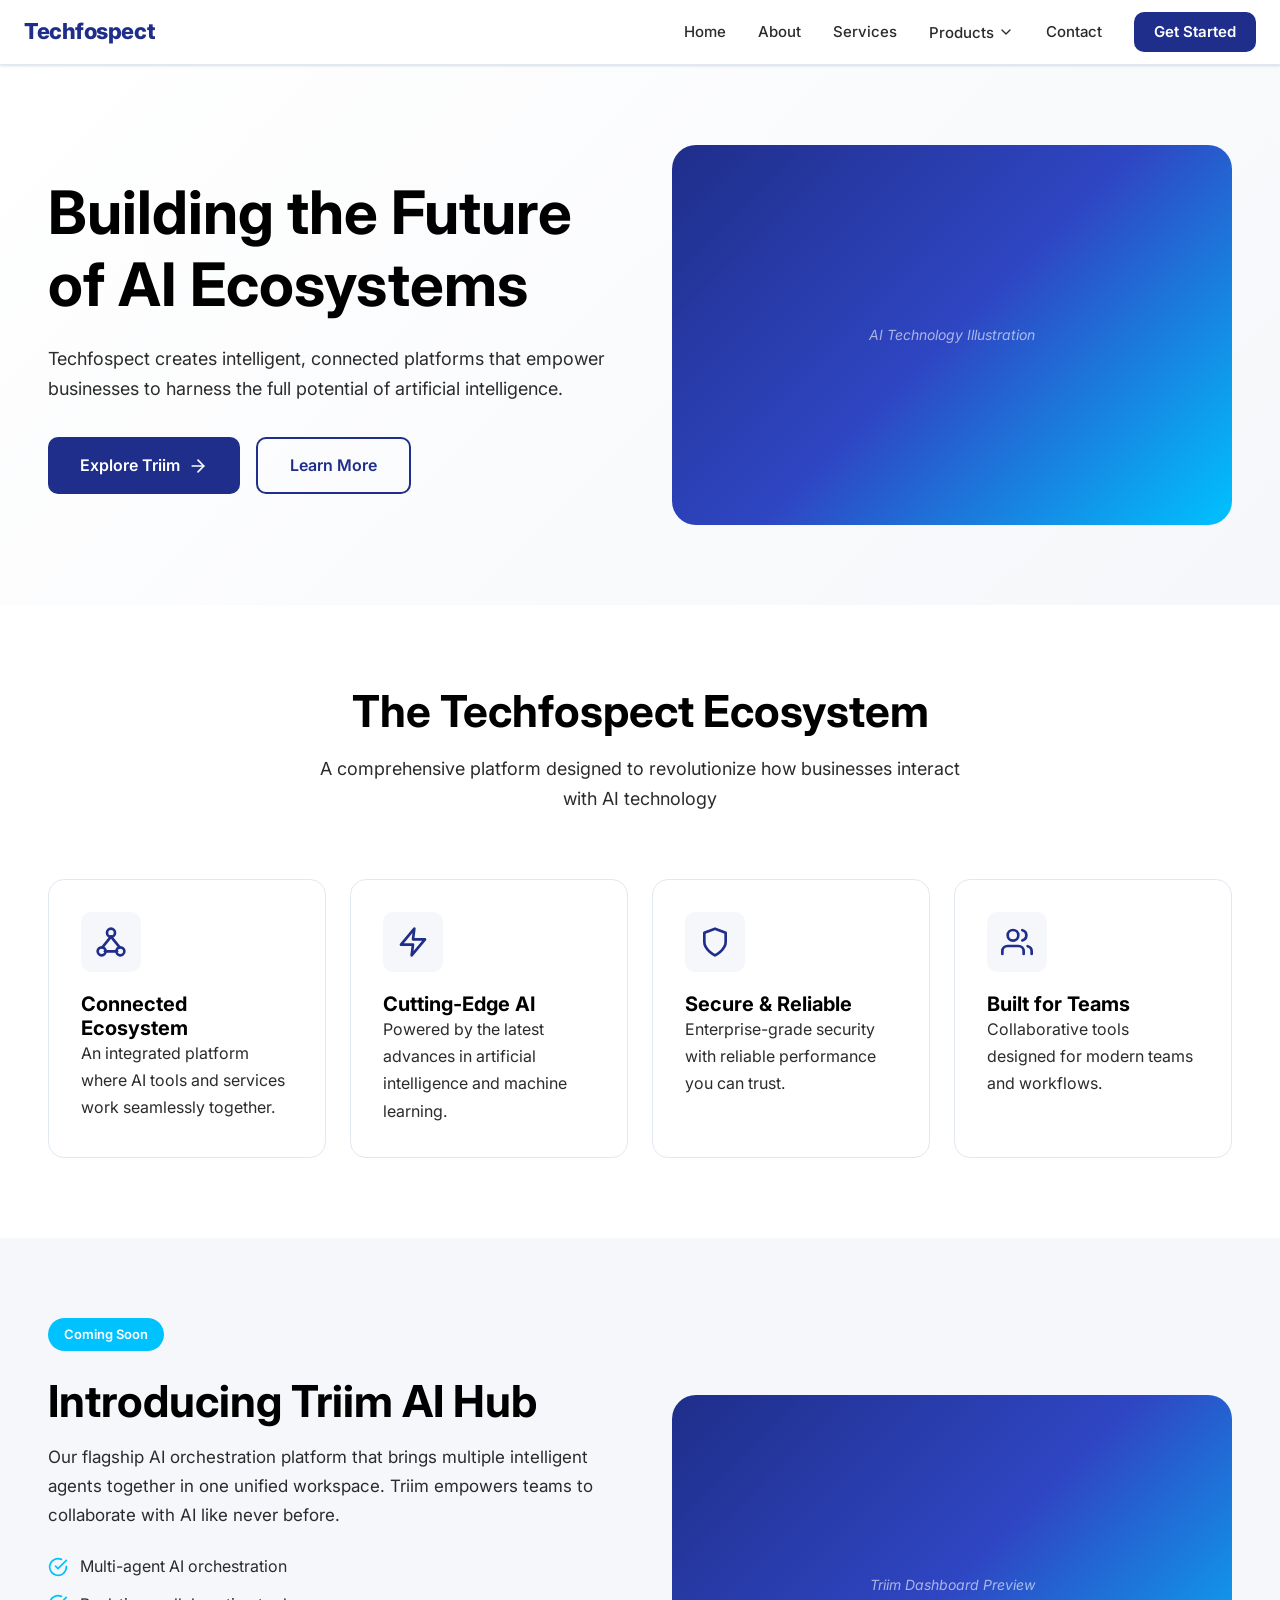
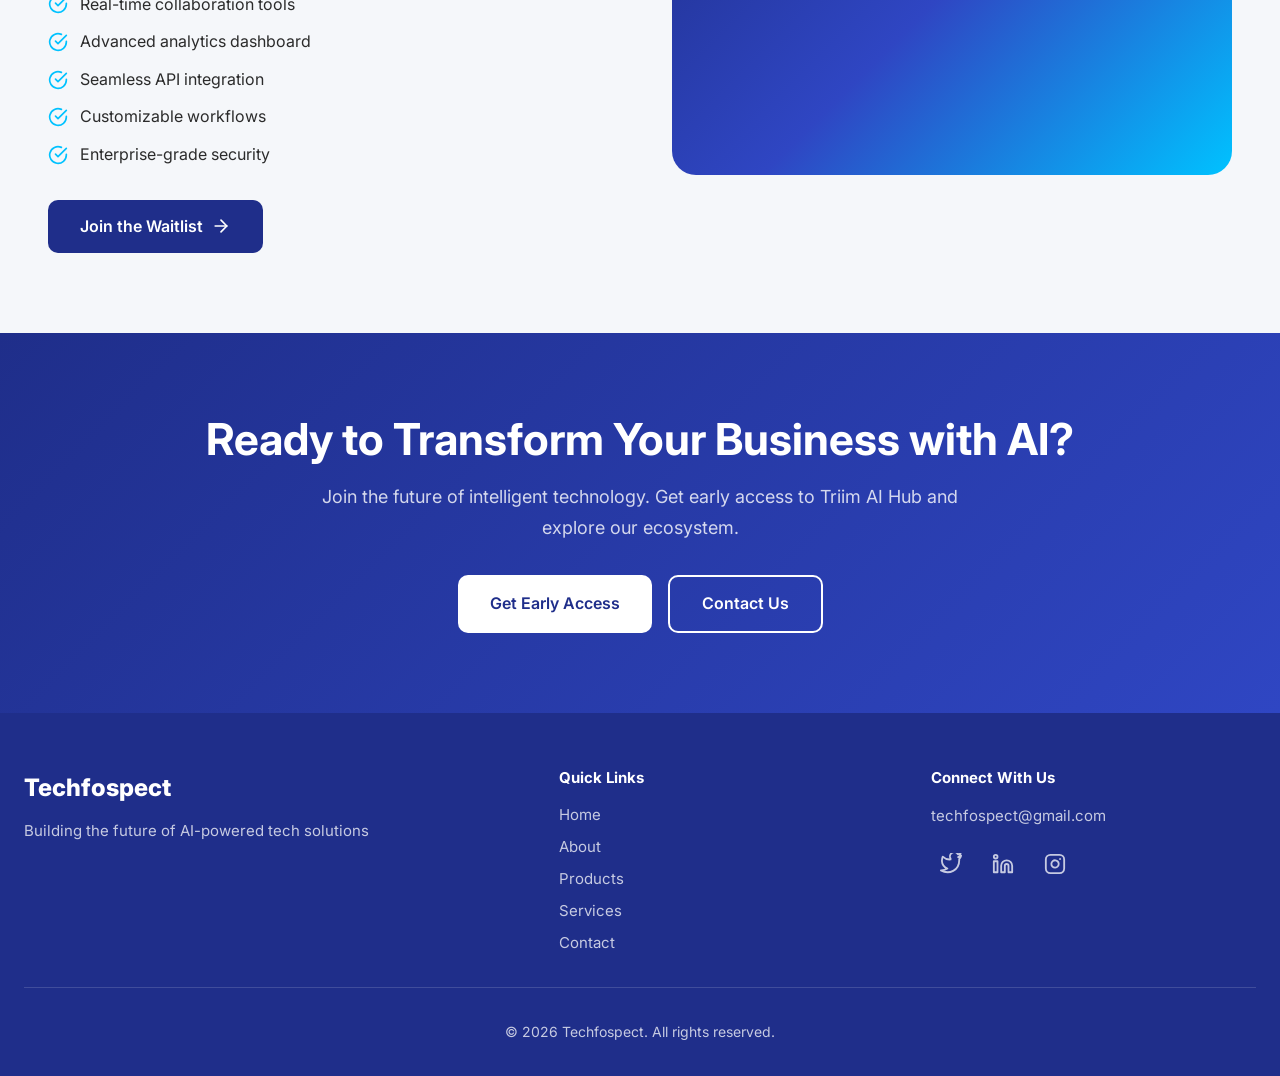
<file: index.html>
<!DOCTYPE html>
<html lang="en">
  <head>
    <meta charset="UTF-8" />
    <meta name="viewport" content="width=device-width, initial-scale=1.0" />
    <title>Techfospect — Building the Future of AI Ecosystems</title>
    <meta
      name="description"
      content="Techfospect creates intelligent, connected platforms that empower businesses to harness the full potential of artificial intelligence."
    />
    <link rel="preconnect" href="https://fonts.googleapis.com" />
    <link
      href="https://fonts.googleapis.com/css2?family=Inter:wght@400;500;600;700;800&display=swap"
      rel="stylesheet"
    />
    <link rel="stylesheet" href="css/styles.css" />
  </head>
  <body>
    <!-- ===== NAVBAR ===== -->
    <nav class="navbar">
      <div class="navbar__inner">
        <a href="index.html" class="navbar__logo">Techfospect</a>

        <div class="navbar__links">
          <a href="index.html" class="nav-link">Home</a>
          <a href="about.html" class="nav-link">About</a>
          <a href="services.html" class="nav-link">Services</a>

          <div class="nav-dropdown">
            <button class="nav-dropdown__trigger">
              Products
              <svg
                class="chevron"
                xmlns="http://www.w3.org/2000/svg"
                viewBox="0 0 24 24"
                fill="none"
                stroke="currentColor"
                stroke-width="2"
                stroke-linecap="round"
                stroke-linejoin="round"
              >
                <polyline points="6 9 12 15 18 9" />
              </svg>
            </button>
            <div class="nav-dropdown__menu">
              <a href="products.html">All Products</a>
              <a href="products/triim-ai-hub.html">Triim AI Hub</a>
            </div>
          </div>

          <a href="contact.html" class="nav-link">Contact</a>
          <a
            href="contact.html"
            class="btn btn-primary"
            style="padding: 0.5rem 1.25rem; font-size: 0.9375rem"
            >Get Started</a
          >
        </div>

        <button class="navbar__hamburger" aria-label="Toggle menu">
          <span></span><span></span><span></span>
        </button>
      </div>

      <div class="navbar__mobile">
        <a href="index.html" class="mobile-link">Home</a>
        <a href="about.html" class="mobile-link">About</a>
        <a href="services.html" class="mobile-link">Services</a>

        <button class="mobile-dropdown__toggle">
          Products
          <svg
            class="mobile-dropdown__chevron"
            style="width: 16px; height: 16px; transition: transform 0.2s"
            xmlns="http://www.w3.org/2000/svg"
            viewBox="0 0 24 24"
            fill="none"
            stroke="currentColor"
            stroke-width="2"
            stroke-linecap="round"
            stroke-linejoin="round"
          >
            <polyline points="6 9 12 15 18 9" />
          </svg>
        </button>
        <div class="mobile-dropdown__menu">
          <a href="products.html">All Products</a>
          <a href="products/triim-ai-hub.html">Triim AI Hub</a>
        </div>

        <a href="contact.html" class="mobile-link">Contact</a>
        <a href="contact.html" class="btn btn-primary mobile-cta"
          >Get Started</a
        >
      </div>
    </nav>

    <!-- ===== HERO ===== -->
    <section class="hero">
      <div class="hero__grid container">
        <div class="hero__content">
          <h1>Building the Future of AI Ecosystems</h1>
          <p class="hero__sub">
            Techfospect creates intelligent, connected platforms that empower
            businesses to harness the full potential of artificial intelligence.
          </p>
          <div class="hero__cta">
            <a href="products.html" class="btn btn-primary">
              Explore Triim
              <svg
                xmlns="http://www.w3.org/2000/svg"
                width="20"
                height="20"
                viewBox="0 0 24 24"
                fill="none"
                stroke="currentColor"
                stroke-width="2"
                stroke-linecap="round"
                stroke-linejoin="round"
              >
                <line x1="5" y1="12" x2="19" y2="12" />
                <polyline points="12 5 19 12 12 19" />
              </svg>
            </a>
            <a href="about.html" class="btn btn-outline">Learn More</a>
          </div>
        </div>

        <div class="hero__image">
          <!-- Replace src with ./images/hero-ai.jpg after running download-images.sh -->
          <img
            src="https://images.unsplash.com/photo-1764336312138-14a5368a6cd3?w=1080&q=80"
            alt="AI Technology abstract blue visualization"
            loading="eager"
            onerror="this.parentElement.innerHTML='<div class=\'img-placeholder\'>AI Technology Illustration</div>'"
          />
        </div>
      </div>
    </section>

    <!-- ===== ECOSYSTEM ===== -->
    <section class="section">
      <div class="container">
        <div class="section-header text-center">
          <h2>The Techfospect Ecosystem</h2>
          <p>
            A comprehensive platform designed to revolutionize how businesses
            interact with AI technology
          </p>
        </div>

        <div class="card-grid-4">
          <div class="card">
            <div class="icon-box">
              <svg
                xmlns="http://www.w3.org/2000/svg"
                viewBox="0 0 24 24"
                fill="none"
                stroke="currentColor"
                stroke-width="2"
                stroke-linecap="round"
                stroke-linejoin="round"
              >
                <circle cx="12" cy="5" r="3" />
                <circle cx="5" cy="19" r="3" />
                <circle cx="19" cy="19" r="3" />
                <line x1="12" y1="8" x2="5.5" y2="16" />
                <line x1="12" y1="8" x2="18.5" y2="16" />
                <line x1="7.5" y1="19" x2="16.5" y2="19" />
              </svg>
            </div>
            <h3>Connected Ecosystem</h3>
            <p>
              An integrated platform where AI tools and services work seamlessly
              together.
            </p>
          </div>

          <div class="card">
            <div class="icon-box">
              <svg
                xmlns="http://www.w3.org/2000/svg"
                viewBox="0 0 24 24"
                fill="none"
                stroke="currentColor"
                stroke-width="2"
                stroke-linecap="round"
                stroke-linejoin="round"
              >
                <polygon points="13 2 3 14 12 14 11 22 21 10 12 10 13 2" />
              </svg>
            </div>
            <h3>Cutting-Edge AI</h3>
            <p>
              Powered by the latest advances in artificial intelligence and
              machine learning.
            </p>
          </div>

          <div class="card">
            <div class="icon-box">
              <svg
                xmlns="http://www.w3.org/2000/svg"
                viewBox="0 0 24 24"
                fill="none"
                stroke="currentColor"
                stroke-width="2"
                stroke-linecap="round"
                stroke-linejoin="round"
              >
                <path d="M12 22s8-4 8-10V5l-8-3-8 3v7c0 6 8 10 8 10z" />
              </svg>
            </div>
            <h3>Secure &amp; Reliable</h3>
            <p>
              Enterprise-grade security with reliable performance you can trust.
            </p>
          </div>

          <div class="card">
            <div class="icon-box">
              <svg
                xmlns="http://www.w3.org/2000/svg"
                viewBox="0 0 24 24"
                fill="none"
                stroke="currentColor"
                stroke-width="2"
                stroke-linecap="round"
                stroke-linejoin="round"
              >
                <path d="M17 21v-2a4 4 0 0 0-4-4H5a4 4 0 0 0-4 4v2" />
                <circle cx="9" cy="7" r="4" />
                <path d="M23 21v-2a4 4 0 0 0-3-3.87" />
                <path d="M16 3.13a4 4 0 0 1 0 7.75" />
              </svg>
            </div>
            <h3>Built for Teams</h3>
            <p>Collaborative tools designed for modern teams and workflows.</p>
          </div>
        </div>
      </div>
    </section>

    <!-- ===== INTRODUCING TRIIM ===== -->
    <section class="section section--alt">
      <div class="container">
        <div class="card-grid-2" style="gap: 4rem">
          <div>
            <span
              class="badge badge--cyan"
              style="margin-bottom: 1.5rem; display: inline-block"
              >Coming Soon</span
            >
            <h2 style="margin-bottom: 1rem">Introducing Triim AI Hub</h2>
            <p style="margin-bottom: 1.5rem; font-size: 1.0625rem">
              Our flagship AI orchestration platform that brings multiple
              intelligent agents together in one unified workspace. Triim
              empowers teams to collaborate with AI like never before.
            </p>

            <ul class="feature-list" style="margin-bottom: 2rem">
              <li>
                <svg
                  xmlns="http://www.w3.org/2000/svg"
                  viewBox="0 0 24 24"
                  fill="none"
                  stroke="currentColor"
                  stroke-width="2"
                  stroke-linecap="round"
                  stroke-linejoin="round"
                >
                  <path d="M22 11.08V12a10 10 0 1 1-5.93-9.14" />
                  <polyline points="22 4 12 14.01 9 11.01" />
                </svg>
                Multi-agent AI orchestration
              </li>
              <li>
                <svg
                  xmlns="http://www.w3.org/2000/svg"
                  viewBox="0 0 24 24"
                  fill="none"
                  stroke="currentColor"
                  stroke-width="2"
                  stroke-linecap="round"
                  stroke-linejoin="round"
                >
                  <path d="M22 11.08V12a10 10 0 1 1-5.93-9.14" />
                  <polyline points="22 4 12 14.01 9 11.01" />
                </svg>
                Real-time collaboration tools
              </li>
              <li>
                <svg
                  xmlns="http://www.w3.org/2000/svg"
                  viewBox="0 0 24 24"
                  fill="none"
                  stroke="currentColor"
                  stroke-width="2"
                  stroke-linecap="round"
                  stroke-linejoin="round"
                >
                  <path d="M22 11.08V12a10 10 0 1 1-5.93-9.14" />
                  <polyline points="22 4 12 14.01 9 11.01" />
                </svg>
                Advanced analytics dashboard
              </li>
              <li>
                <svg
                  xmlns="http://www.w3.org/2000/svg"
                  viewBox="0 0 24 24"
                  fill="none"
                  stroke="currentColor"
                  stroke-width="2"
                  stroke-linecap="round"
                  stroke-linejoin="round"
                >
                  <path d="M22 11.08V12a10 10 0 1 1-5.93-9.14" />
                  <polyline points="22 4 12 14.01 9 11.01" />
                </svg>
                Seamless API integration
              </li>
              <li>
                <svg
                  xmlns="http://www.w3.org/2000/svg"
                  viewBox="0 0 24 24"
                  fill="none"
                  stroke="currentColor"
                  stroke-width="2"
                  stroke-linecap="round"
                  stroke-linejoin="round"
                >
                  <path d="M22 11.08V12a10 10 0 1 1-5.93-9.14" />
                  <polyline points="22 4 12 14.01 9 11.01" />
                </svg>
                Customizable workflows
              </li>
              <li>
                <svg
                  xmlns="http://www.w3.org/2000/svg"
                  viewBox="0 0 24 24"
                  fill="none"
                  stroke="currentColor"
                  stroke-width="2"
                  stroke-linecap="round"
                  stroke-linejoin="round"
                >
                  <path d="M22 11.08V12a10 10 0 1 1-5.93-9.14" />
                  <polyline points="22 4 12 14.01 9 11.01" />
                </svg>
                Enterprise-grade security
              </li>
            </ul>

            <a href="products/triim-ai-hub.html" class="btn btn-primary">
              Join the Waitlist
              <svg
                xmlns="http://www.w3.org/2000/svg"
                width="20"
                height="20"
                viewBox="0 0 24 24"
                fill="none"
                stroke="currentColor"
                stroke-width="2"
                stroke-linecap="round"
                stroke-linejoin="round"
              >
                <line x1="5" y1="12" x2="19" y2="12" />
                <polyline points="12 5 19 12 12 19" />
              </svg>
            </a>
          </div>

          <div style="position: relative">
            <!-- Replace src with ./images/dashboard.jpg after running download-images.sh -->
            <img
              src="https://images.unsplash.com/photo-1659018966825-43297e655ccf?w=1080&q=80"
              alt="Triim AI Hub Dashboard Interface"
              style="
                width: 100%;
                border-radius: 16px;
                box-shadow: 0 20px 50px rgba(0, 0, 0, 0.14);
                border: 1px solid #e2e8f0;
                object-fit: cover;
                max-height: 420px;
              "
              onerror="this.parentElement.innerHTML='<div class=\'img-placeholder\'>Triim Dashboard Preview</div>'"
            />
          </div>
        </div>
      </div>
    </section>

    <!-- ===== CTA ===== -->
    <section class="cta-section">
      <div class="container">
        <h2>Ready to Transform Your Business with AI?</h2>
        <p>
          Join the future of intelligent technology. Get early access to Triim
          AI Hub and explore our ecosystem.
        </p>
        <div class="cta-btns">
          <a href="products/triim-ai-hub.html" class="btn btn-white"
            >Get Early Access</a
          >
          <a href="contact.html" class="btn btn-white-outline">Contact Us</a>
        </div>
      </div>
    </section>

    <!-- ===== FOOTER ===== -->
    <footer class="footer">
      <div class="footer__inner">
        <div>
          <a href="index.html" class="footer__logo">Techfospect</a>
          <p class="footer__tagline">
            Building the future of AI-powered tech solutions
          </p>
        </div>

        <div>
          <h4 class="footer__heading">Quick Links</h4>
          <nav class="footer-links">
            <a href="index.html">Home</a>
            <a href="about.html">About</a>
            <a href="products.html">Products</a>
            <a href="services.html">Services</a>
            <a href="contact.html">Contact</a>
          </nav>
        </div>

        <div>
          <h4 class="footer__heading">Connect With Us</h4>
          <p class="footer__email">
            <a href="mailto:techfospect@gmail.com">techfospect@gmail.com</a>
          </p>
          <div class="footer-social">
            <a
              href="https://x.com/techfospect"
              target="_blank"
              rel="noopener noreferrer"
              aria-label="Twitter"
            >
              <svg
                xmlns="http://www.w3.org/2000/svg"
                viewBox="0 0 24 24"
                fill="none"
                stroke="currentColor"
                stroke-width="2"
                stroke-linecap="round"
                stroke-linejoin="round"
              >
                <path
                  d="M23 3a10.9 10.9 0 0 1-3.14 1.53A4.48 4.48 0 0 0 22.4.36a9 9 0 0 1-2.85 1.09A4.52 4.52 0 0 0 11.5 6v1A10.66 10.66 0 0 1 3 4s-4 9 5 13a11.64 11.64 0 0 1-7 2c9 5 20 0 20-11.5a4.5 4.5 0 0 0-.08-.83A7.72 7.72 0 0 0 23 3z"
                />
              </svg>
            </a>
            <a
              href="https://www.linkedin.com/company/techfospect/"
              target="_blank"
              rel="noopener noreferrer"
              aria-label="LinkedIn"
            >
              <svg
                xmlns="http://www.w3.org/2000/svg"
                viewBox="0 0 24 24"
                fill="none"
                stroke="currentColor"
                stroke-width="2"
                stroke-linecap="round"
                stroke-linejoin="round"
              >
                <path
                  d="M16 8a6 6 0 0 1 6 6v7h-4v-7a2 2 0 0 0-2-2 2 2 0 0 0-2 2v7h-4v-7a6 6 0 0 1 6-6z"
                />
                <rect x="2" y="9" width="4" height="12" />
                <circle cx="4" cy="4" r="2" />
              </svg>
            </a>
            <a
              href="https://instagram.com"
              target="_blank"
              rel="noopener noreferrer"
              aria-label="Instagram"
            >
              <svg
                xmlns="http://www.w3.org/2000/svg"
                viewBox="0 0 24 24"
                fill="none"
                stroke="currentColor"
                stroke-width="2"
                stroke-linecap="round"
                stroke-linejoin="round"
              >
                <rect x="2" y="2" width="20" height="20" rx="5" ry="5" />
                <path d="M16 11.37A4 4 0 1 1 12.63 8 4 4 0 0 1 16 11.37z" />
                <line x1="17.5" y1="6.5" x2="17.51" y2="6.5" />
              </svg>
            </a>
          </div>
        </div>
      </div>

      <div class="footer__bottom">
        <p>&copy; <span id="year"></span> Techfospect. All rights reserved.</p>
      </div>
    </footer>

    <script>
      document.getElementById("year").textContent = new Date().getFullYear();
    </script>
    <script src="js/main.js"></script>
  </body>
</html>
</file>
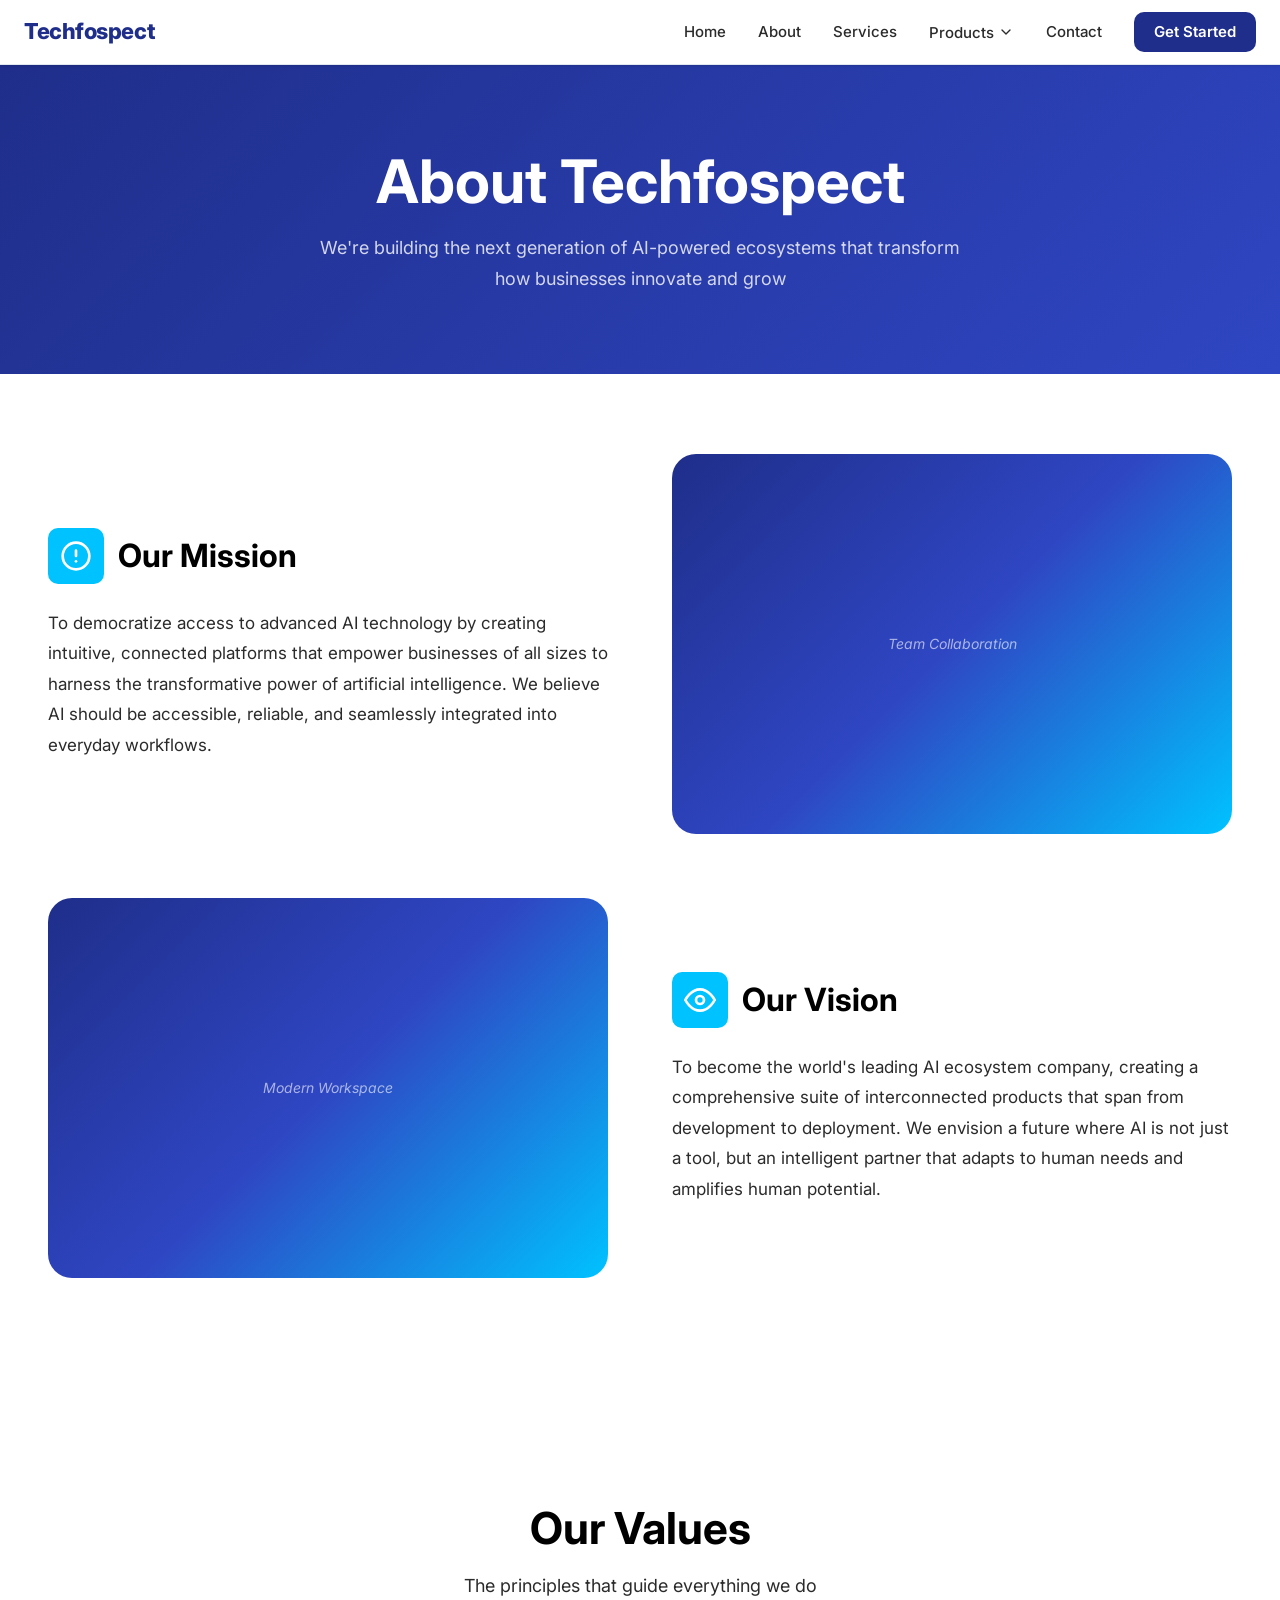
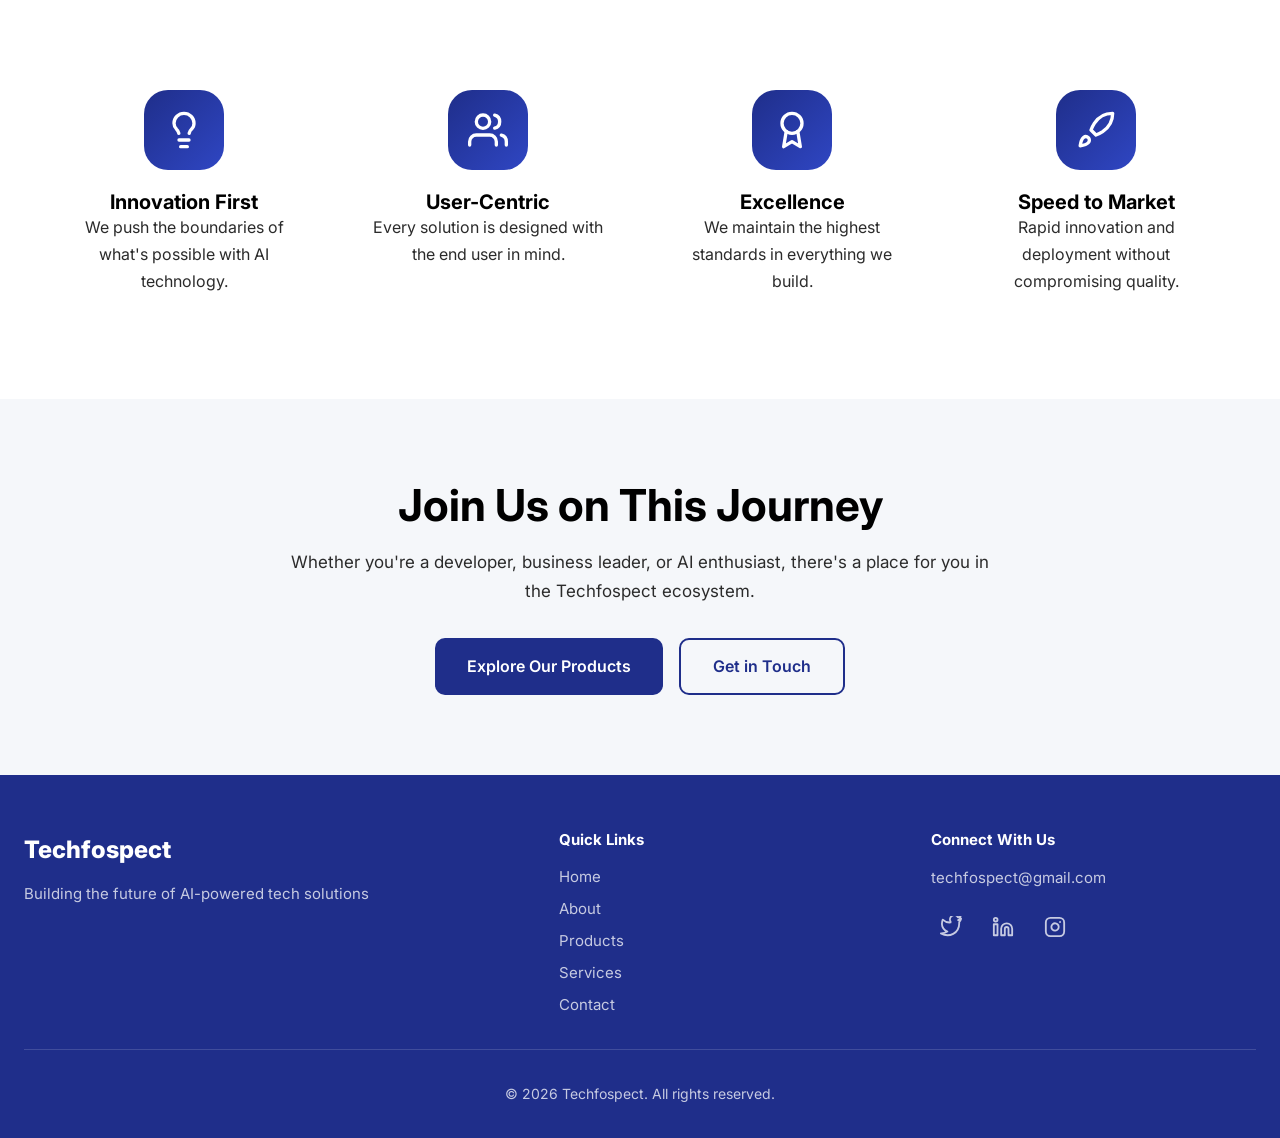
<file: about.html>
<!DOCTYPE html>
<html lang="en">
  <head>
    <meta charset="UTF-8" />
    <meta name="viewport" content="width=device-width, initial-scale=1.0" />
    <title>About — Techfospect</title>
    <meta
      name="description"
      content="Learn about Techfospect's mission to democratize AI technology through connected platforms."
    />
    <link rel="preconnect" href="https://fonts.googleapis.com" />
    <link
      href="https://fonts.googleapis.com/css2?family=Inter:wght@400;500;600;700;800&display=swap"
      rel="stylesheet"
    />
    <link rel="stylesheet" href="css/styles.css" />
  </head>
  <body>
    <nav class="navbar">
      <div class="navbar__inner">
        <a href="index.html" class="navbar__logo">Techfospect</a>
        <div class="navbar__links">
          <a href="index.html" class="nav-link">Home</a>
          <a href="about.html" class="nav-link">About</a>
          <a href="services.html" class="nav-link">Services</a>
          <div class="nav-dropdown">
            <button class="nav-dropdown__trigger">
              Products<svg
                class="chevron"
                xmlns="http://www.w3.org/2000/svg"
                viewBox="0 0 24 24"
                fill="none"
                stroke="currentColor"
                stroke-width="2"
                stroke-linecap="round"
                stroke-linejoin="round"
              >
                <polyline points="6 9 12 15 18 9" />
              </svg>
            </button>
            <div class="nav-dropdown__menu">
              <a href="products.html">All Products</a>
              <a href="products/triim-ai-hub.html">Triim AI Hub</a>
            </div>
          </div>
          <a href="contact.html" class="nav-link">Contact</a>
          <a
            href="contact.html"
            class="btn btn-primary"
            style="padding: 0.5rem 1.25rem; font-size: 0.9375rem"
            >Get Started</a
          >
        </div>
        <button class="navbar__hamburger" aria-label="Toggle menu">
          <span></span><span></span><span></span>
        </button>
      </div>
      <div class="navbar__mobile">
        <a href="index.html" class="mobile-link">Home</a>
        <a href="about.html" class="mobile-link">About</a>
        <a href="services.html" class="mobile-link">Services</a>
        <button class="mobile-dropdown__toggle">
          Products<svg
            class="mobile-dropdown__chevron"
            style="width: 16px; height: 16px; transition: transform 0.2s"
            xmlns="http://www.w3.org/2000/svg"
            viewBox="0 0 24 24"
            fill="none"
            stroke="currentColor"
            stroke-width="2"
            stroke-linecap="round"
            stroke-linejoin="round"
          >
            <polyline points="6 9 12 15 18 9" />
          </svg>
        </button>
        <div class="mobile-dropdown__menu">
          <a href="products.html">All Products</a
          ><a href="products/triim-ai-hub.html">Triim AI Hub</a>
        </div>
        <a href="contact.html" class="mobile-link">Contact</a>
        <a href="contact.html" class="btn btn-primary mobile-cta"
          >Get Started</a
        >
      </div>
    </nav>

    <!-- HERO -->
    <section class="hero--centered text-center">
      <div class="container">
        <h1>About Techfospect</h1>
        <p>
          We're building the next generation of AI-powered ecosystems that
          transform how businesses innovate and grow
        </p>
      </div>
    </section>

    <!-- MISSION & VISION -->
    <section class="section">
      <div class="container">
        <div class="split-section">
          <div class="split-text">
            <div class="icon-title">
              <div
                class="icon-box--cyan"
                style="
                  background: var(--color-accent);
                  padding: 0.75rem;
                  border-radius: 10px;
                  display: inline-flex;
                "
              >
                <svg
                  style="width: 32px; height: 32px; color: white"
                  xmlns="http://www.w3.org/2000/svg"
                  viewBox="0 0 24 24"
                  fill="none"
                  stroke="currentColor"
                  stroke-width="2"
                  stroke-linecap="round"
                  stroke-linejoin="round"
                >
                  <circle cx="12" cy="12" r="10" />
                  <line x1="12" y1="8" x2="12" y2="12" />
                  <line x1="12" y1="16" x2="12.01" y2="16" />
                </svg>
              </div>
              <h2>Our Mission</h2>
            </div>
            <p style="font-size: 1.0625rem; line-height: 1.8">
              To democratize access to advanced AI technology by creating
              intuitive, connected platforms that empower businesses of all
              sizes to harness the transformative power of artificial
              intelligence. We believe AI should be accessible, reliable, and
              seamlessly integrated into everyday workflows.
            </p>
          </div>
          <div class="split-image">
            <img
              src="https://images.unsplash.com/photo-1758873268663-5a362616b5a7?w=1080&q=80"
              alt="Diverse team collaboration in office"
              onerror="this.parentElement.innerHTML='<div class=\'img-placeholder\'>Team Collaboration</div>'"
            />
          </div>
        </div>

        <div class="split-section split-section--reverse">
          <div class="split-text" style="order: 2">
            <div class="icon-title">
              <div
                class="icon-box--cyan"
                style="
                  background: var(--color-accent);
                  padding: 0.75rem;
                  border-radius: 10px;
                  display: inline-flex;
                "
              >
                <svg
                  style="width: 32px; height: 32px; color: white"
                  xmlns="http://www.w3.org/2000/svg"
                  viewBox="0 0 24 24"
                  fill="none"
                  stroke="currentColor"
                  stroke-width="2"
                  stroke-linecap="round"
                  stroke-linejoin="round"
                >
                  <path d="M1 12s4-8 11-8 11 8 11 8-4 8-11 8-11-8-11-8z" />
                  <circle cx="12" cy="12" r="3" />
                </svg>
              </div>
              <h2>Our Vision</h2>
            </div>
            <p style="font-size: 1.0625rem; line-height: 1.8">
              To become the world's leading AI ecosystem company, creating a
              comprehensive suite of interconnected products that span from
              development to deployment. We envision a future where AI is not
              just a tool, but an intelligent partner that adapts to human needs
              and amplifies human potential.
            </p>
          </div>
          <div class="split-image" style="order: 1">
            <img
              src="https://images.unsplash.com/photo-1622579521534-8252f7da47fd?w=1080&q=80"
              alt="Modern minimalist workspace"
              onerror="this.parentElement.innerHTML='<div class=\'img-placeholder\'>Modern Workspace</div>'"
            />
          </div>
        </div>
      </div>
    </section>

    <!-- VALUES -->
    <section class="section">
      <div class="container">
        <div class="section-header text-center">
          <h2>Our Values</h2>
          <p>The principles that guide everything we do</p>
        </div>
        <div class="values-grid">
          <div class="value-card">
            <div class="value-icon">
              <svg
                xmlns="http://www.w3.org/2000/svg"
                viewBox="0 0 24 24"
                fill="none"
                stroke="currentColor"
                stroke-width="2"
                stroke-linecap="round"
                stroke-linejoin="round"
              >
                <path d="M9 18h6" />
                <path d="M10 22h4" />
                <path
                  d="M15.09 14c.18-.98.65-1.74 1.41-2.5A4.65 4.65 0 0 0 18 8 6 6 0 0 0 6 8c0 1 .23 2.23 1.5 3.5A4.61 4.61 0 0 1 8.91 14"
                />
              </svg>
            </div>
            <h3>Innovation First</h3>
            <p>We push the boundaries of what's possible with AI technology.</p>
          </div>
          <div class="value-card">
            <div class="value-icon">
              <svg
                xmlns="http://www.w3.org/2000/svg"
                viewBox="0 0 24 24"
                fill="none"
                stroke="currentColor"
                stroke-width="2"
                stroke-linecap="round"
                stroke-linejoin="round"
              >
                <path d="M17 21v-2a4 4 0 0 0-4-4H5a4 4 0 0 0-4 4v2" />
                <circle cx="9" cy="7" r="4" />
                <path d="M23 21v-2a4 4 0 0 0-3-3.87" />
                <path d="M16 3.13a4 4 0 0 1 0 7.75" />
              </svg>
            </div>
            <h3>User-Centric</h3>
            <p>Every solution is designed with the end user in mind.</p>
          </div>
          <div class="value-card">
            <div class="value-icon">
              <svg
                xmlns="http://www.w3.org/2000/svg"
                viewBox="0 0 24 24"
                fill="none"
                stroke="currentColor"
                stroke-width="2"
                stroke-linecap="round"
                stroke-linejoin="round"
              >
                <circle cx="12" cy="8" r="6" />
                <path d="M15.477 12.89L17 22l-5-3-5 3 1.523-9.11" />
              </svg>
            </div>
            <h3>Excellence</h3>
            <p>We maintain the highest standards in everything we build.</p>
          </div>
          <div class="value-card">
            <div class="value-icon">
              <svg
                xmlns="http://www.w3.org/2000/svg"
                viewBox="0 0 24 24"
                fill="none"
                stroke="currentColor"
                stroke-width="2"
                stroke-linecap="round"
                stroke-linejoin="round"
              >
                <path
                  d="M4.5 16.5c-1.5 1.26-2 5-2 5s3.74-.5 5-2c.71-.84.7-2.13-.09-2.91a2.18 2.18 0 0 0-2.91-.09z"
                />
                <path
                  d="m12 15-3-3a22 22 0 0 1 2-3.95A12.88 12.88 0 0 1 22 2c0 2.72-.78 7.5-6 11a22.35 22.35 0 0 1-4 2z"
                />
              </svg>
            </div>
            <h3>Speed to Market</h3>
            <p>Rapid innovation and deployment without compromising quality.</p>
          </div>
        </div>
      </div>
    </section>

    <!-- CTA -->
    <section class="section section--alt">
      <div
        class="container text-center"
        style="max-width: 48rem; margin: 0 auto"
      >
        <h2>Join Us on This Journey</h2>
        <p style="font-size: 1.0625rem; margin: 1rem 0 2rem">
          Whether you're a developer, business leader, or AI enthusiast, there's
          a place for you in the Techfospect ecosystem.
        </p>
        <div class="cta-btns">
          <a href="products.html" class="btn btn-primary"
            >Explore Our Products</a
          >
          <a href="contact.html" class="btn btn-outline">Get in Touch</a>
        </div>
      </div>
    </section>

    <!-- FOOTER -->
    <footer class="footer">
      <div class="footer__inner">
        <div>
          <a href="index.html" class="footer__logo">Techfospect</a>
          <p class="footer__tagline">
            Building the future of AI-powered tech solutions
          </p>
        </div>
        <div>
          <h4 class="footer__heading">Quick Links</h4>
          <nav class="footer-links">
            <a href="index.html">Home</a><a href="about.html">About</a
            ><a href="products.html">Products</a
            ><a href="services.html">Services</a
            ><a href="contact.html">Contact</a>
          </nav>
        </div>
        <div>
          <h4 class="footer__heading">Connect With Us</h4>
          <p class="footer__email">
            <a href="mailto:techfospect@gmail.com">techfospect@gmail.com</a>
          </p>
          <div class="footer-social">
            <a
              href="https://x.com/techfospect"
              target="_blank"
              rel="noopener noreferrer"
              ><svg
                xmlns="http://www.w3.org/2000/svg"
                viewBox="0 0 24 24"
                fill="none"
                stroke="currentColor"
                stroke-width="2"
                stroke-linecap="round"
                stroke-linejoin="round"
              >
                <path
                  d="M23 3a10.9 10.9 0 0 1-3.14 1.53A4.48 4.48 0 0 0 22.4.36a9 9 0 0 1-2.85 1.09A4.52 4.52 0 0 0 11.5 6v1A10.66 10.66 0 0 1 3 4s-4 9 5 13a11.64 11.64 0 0 1-7 2c9 5 20 0 20-11.5a4.5 4.5 0 0 0-.08-.83A7.72 7.72 0 0 0 23 3z"
                /></svg
            ></a>
            <a
              href="https://www.linkedin.com/company/techfospect/"
              target="_blank"
              rel="noopener noreferrer"
              ><svg
                xmlns="http://www.w3.org/2000/svg"
                viewBox="0 0 24 24"
                fill="none"
                stroke="currentColor"
                stroke-width="2"
                stroke-linecap="round"
                stroke-linejoin="round"
              >
                <path
                  d="M16 8a6 6 0 0 1 6 6v7h-4v-7a2 2 0 0 0-2-2 2 2 0 0 0-2 2v7h-4v-7a6 6 0 0 1 6-6z"
                />
                <rect x="2" y="9" width="4" height="12" />
                <circle cx="4" cy="4" r="2" /></svg
            ></a>
            <a
              href="https://instagram.com"
              target="_blank"
              rel="noopener noreferrer"
              ><svg
                xmlns="http://www.w3.org/2000/svg"
                viewBox="0 0 24 24"
                fill="none"
                stroke="currentColor"
                stroke-width="2"
                stroke-linecap="round"
                stroke-linejoin="round"
              >
                <rect x="2" y="2" width="20" height="20" rx="5" ry="5" />
                <path d="M16 11.37A4 4 0 1 1 12.63 8 4 4 0 0 1 16 11.37z" />
                <line x1="17.5" y1="6.5" x2="17.51" y2="6.5" /></svg
            ></a>
          </div>
        </div>
      </div>
      <div class="footer__bottom">
        <p>&copy; <span id="year"></span> Techfospect. All rights reserved.</p>
      </div>
    </footer>

    <script>
      document.getElementById("year").textContent = new Date().getFullYear();
    </script>
    <script src="js/main.js"></script>
  </body>
</html>
</file>
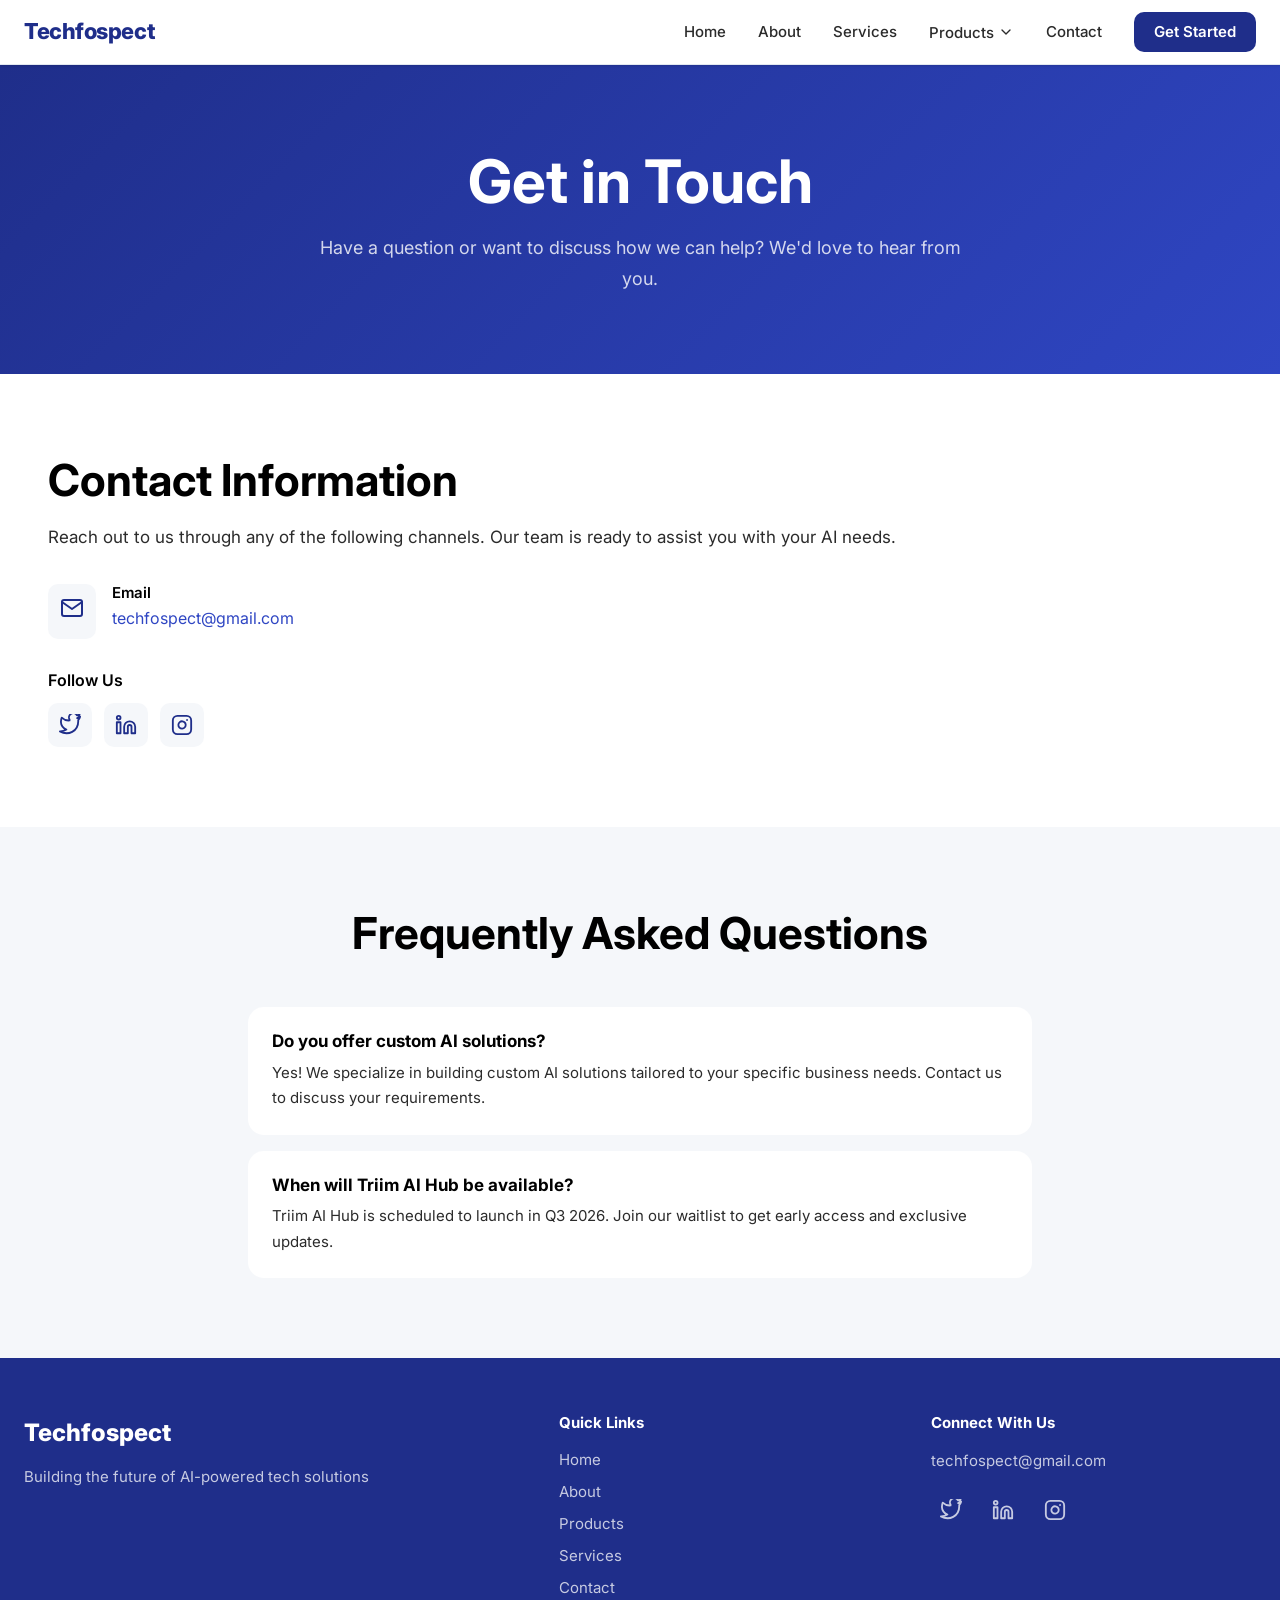
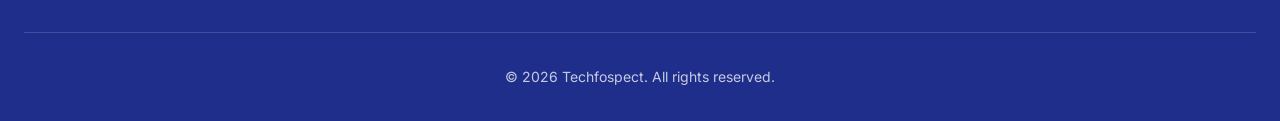
<file: contact.html>
<!DOCTYPE html>
<html lang="en">
  <head>
    <meta charset="UTF-8" />
    <meta name="viewport" content="width=device-width, initial-scale=1.0" />
    <title>Contact — Techfospect</title>
    <meta
      name="description"
      content="Get in touch with the Techfospect team. We'd love to hear about your AI project."
    />
    <link rel="preconnect" href="https://fonts.googleapis.com" />
    <link
      href="https://fonts.googleapis.com/css2?family=Inter:wght@400;500;600;700;800&display=swap"
      rel="stylesheet"
    />
    <link rel="stylesheet" href="css/styles.css" />
  </head>
  <body>
    <!-- NAVBAR -->
    <nav class="navbar">
      <div class="navbar__inner">
        <a href="index.html" class="navbar__logo">Techfospect</a>
        <div class="navbar__links">
          <a href="index.html" class="nav-link">Home</a>
          <a href="about.html" class="nav-link">About</a>
          <a href="services.html" class="nav-link">Services</a>
          <div class="nav-dropdown">
            <button class="nav-dropdown__trigger">
              Products<svg
                class="chevron"
                xmlns="http://www.w3.org/2000/svg"
                viewBox="0 0 24 24"
                fill="none"
                stroke="currentColor"
                stroke-width="2"
                stroke-linecap="round"
                stroke-linejoin="round"
              >
                <polyline points="6 9 12 15 18 9" />
              </svg>
            </button>
            <div class="nav-dropdown__menu">
              <a href="products.html">All Products</a>
              <a href="products/triim-ai-hub.html">Triim AI Hub</a>
            </div>
          </div>
          <a href="contact.html" class="nav-link">Contact</a>
          <a
            href="contact.html"
            class="btn btn-primary"
            style="padding: 0.5rem 1.25rem; font-size: 0.9375rem"
            >Get Started</a
          >
        </div>
        <button class="navbar__hamburger" aria-label="Toggle menu">
          <span></span><span></span><span></span>
        </button>
      </div>
      <div class="navbar__mobile">
        <a href="index.html" class="mobile-link">Home</a>
        <a href="about.html" class="mobile-link">About</a>
        <a href="services.html" class="mobile-link">Services</a>
        <button class="mobile-dropdown__toggle">
          Products<svg
            class="mobile-dropdown__chevron"
            style="width: 16px; height: 16px; transition: transform 0.2s"
            xmlns="http://www.w3.org/2000/svg"
            viewBox="0 0 24 24"
            fill="none"
            stroke="currentColor"
            stroke-width="2"
            stroke-linecap="round"
            stroke-linejoin="round"
          >
            <polyline points="6 9 12 15 18 9" />
          </svg>
        </button>
        <div class="mobile-dropdown__menu">
          <a href="products.html">All Products</a
          ><a href="products/triim-ai-hub.html">Triim AI Hub</a>
        </div>
        <a href="contact.html" class="mobile-link">Contact</a>
        <a href="contact.html" class="btn btn-primary mobile-cta"
          >Get Started</a
        >
      </div>
    </nav>

    <!-- HERO -->
    <section class="hero--centered text-center">
      <div class="container">
        <h1>Get in Touch</h1>
        <p>
          Have a question or want to discuss how we can help? We'd love to hear
          from you.
        </p>
      </div>
    </section>

    <!-- CONTACT BODY -->
    <section class="section">
      <div class="container">
        <div>
          <!-- Contact Info -->
          <div>
            <h2 style="margin-bottom: 1rem">Contact Information</h2>
            <p
              style="
                font-size: 1.0625rem;
                margin-bottom: 2rem;
                line-height: 1.7;
              "
            >
              Reach out to us through any of the following channels. Our team is
              ready to assist you with your AI needs.
            </p>

            <div class="contact-info">
              <div class="contact-item">
                <div class="icon-box--sm">
                  <svg
                    xmlns="http://www.w3.org/2000/svg"
                    viewBox="0 0 24 24"
                    fill="none"
                    stroke="currentColor"
                    stroke-width="2"
                    stroke-linecap="round"
                    stroke-linejoin="round"
                  >
                    <path
                      d="M4 4h16c1.1 0 2 .9 2 2v12c0 1.1-.9 2-2 2H4c-1.1 0-2-.9-2-2V6c0-1.1.9-2 2-2z"
                    />
                    <polyline points="22,6 12,13 2,6" />
                  </svg>
                </div>
                <div>
                  <h4>Email</h4>
                  <a href="mailto:techfospect@gmail.com"
                    >techfospect@gmail.com</a
                  >
                </div>
              </div>
            </div>

            <!-- Social -->
            <div style="margin-top: 2rem">
              <h4 style="font-weight: 600; margin-bottom: 0.75rem">
                Follow Us
              </h4>
              <div class="social-links">
                <a
                  href="https://x.com/techfospect"
                  class="social-btn"
                  target="_blank"
                  rel="noopener noreferrer"
                >
                  <svg
                    xmlns="http://www.w3.org/2000/svg"
                    viewBox="0 0 24 24"
                    fill="none"
                    stroke="currentColor"
                    stroke-width="2"
                    stroke-linecap="round"
                    stroke-linejoin="round"
                  >
                    <path
                      d="M23 3a10.9 10.9 0 0 1-3.14 1.53A4.48 4.48 0 0 0 22.4.36a9 9 0 0 1-2.85 1.09A4.52 4.52 0 0 0 11.5 6v1A10.66 10.66 0 0 1 3 4s-4 9 5 13a11.64 11.64 0 0 1-7 2c9 5 20 0 20-11.5a4.5 4.5 0 0 0-.08-.83A7.72 7.72 0 0 0 23 3z"
                    />
                  </svg>
                </a>
                <a
                  href="https://www.linkedin.com/company/techfospect/"
                  class="social-btn"
                  target="_blank"
                  rel="noopener noreferrer"
                >
                  <svg
                    xmlns="http://www.w3.org/2000/svg"
                    viewBox="0 0 24 24"
                    fill="none"
                    stroke="currentColor"
                    stroke-width="2"
                    stroke-linecap="round"
                    stroke-linejoin="round"
                  >
                    <path
                      d="M16 8a6 6 0 0 1 6 6v7h-4v-7a2 2 0 0 0-2-2 2 2 0 0 0-2 2v7h-4v-7a6 6 0 0 1 6-6z"
                    />
                    <rect x="2" y="9" width="4" height="12" />
                    <circle cx="4" cy="4" r="2" />
                  </svg>
                </a>
                <a
                  href="https://instagram.com"
                  class="social-btn"
                  target="_blank"
                  rel="noopener noreferrer"
                >
                  <svg
                    xmlns="http://www.w3.org/2000/svg"
                    viewBox="0 0 24 24"
                    fill="none"
                    stroke="currentColor"
                    stroke-width="2"
                    stroke-linecap="round"
                    stroke-linejoin="round"
                  >
                    <rect x="2" y="2" width="20" height="20" rx="5" ry="5" />
                    <path d="M16 11.37A4 4 0 1 1 12.63 8 4 4 0 0 1 16 11.37z" />
                    <line x1="17.5" y1="6.5" x2="17.51" y2="6.5" />
                  </svg>
                </a>
              </div>
            </div>
          </div>
        </div>
      </div>
    </section>

    <!-- FAQ -->
    <section class="section section--alt">
      <div class="container" style="max-width: 52rem; margin: 0 auto">
        <h2 class="text-center" style="margin-bottom: 3rem">
          Frequently Asked Questions
        </h2>
        <div class="faq-list">
          <div class="faq-item">
            <h3>Do you offer custom AI solutions?</h3>
            <p>
              Yes! We specialize in building custom AI solutions tailored to
              your specific business needs. Contact us to discuss your
              requirements.
            </p>
          </div>
          <div class="faq-item">
            <h3>When will Triim AI Hub be available?</h3>
            <p>
              Triim AI Hub is scheduled to launch in Q3 2026. Join our waitlist
              to get early access and exclusive updates.
            </p>
          </div>
        </div>
      </div>
    </section>

    <!-- FOOTER -->
    <footer class="footer">
      <div class="footer__inner">
        <div>
          <a href="index.html" class="footer__logo">Techfospect</a>
          <p class="footer__tagline">
            Building the future of AI-powered tech solutions
          </p>
        </div>
        <div>
          <h4 class="footer__heading">Quick Links</h4>
          <nav class="footer-links">
            <a href="index.html">Home</a><a href="about.html">About</a
            ><a href="products.html">Products</a
            ><a href="services.html">Services</a
            ><a href="contact.html">Contact</a>
          </nav>
        </div>
        <div>
          <h4 class="footer__heading">Connect With Us</h4>
          <p class="footer__email">
            <a href="mailto:techfospect@gmail.com">techfospect@gmail.com</a>
          </p>
          <div class="footer-social">
            <a
              href="https://x.com/techfospect"
              target="_blank"
              rel="noopener noreferrer"
              ><svg
                xmlns="http://www.w3.org/2000/svg"
                viewBox="0 0 24 24"
                fill="none"
                stroke="currentColor"
                stroke-width="2"
                stroke-linecap="round"
                stroke-linejoin="round"
              >
                <path
                  d="M23 3a10.9 10.9 0 0 1-3.14 1.53A4.48 4.48 0 0 0 22.4.36a9 9 0 0 1-2.85 1.09A4.52 4.52 0 0 0 11.5 6v1A10.66 10.66 0 0 1 3 4s-4 9 5 13a11.64 11.64 0 0 1-7 2c9 5 20 0 20-11.5a4.5 4.5 0 0 0-.08-.83A7.72 7.72 0 0 0 23 3z"
                /></svg
            ></a>
            <a
              href="https://www.linkedin.com/company/techfospect/"
              target="_blank"
              rel="noopener noreferrer"
              ><svg
                xmlns="http://www.w3.org/2000/svg"
                viewBox="0 0 24 24"
                fill="none"
                stroke="currentColor"
                stroke-width="2"
                stroke-linecap="round"
                stroke-linejoin="round"
              >
                <path
                  d="M16 8a6 6 0 0 1 6 6v7h-4v-7a2 2 0 0 0-2-2 2 2 0 0 0-2 2v7h-4v-7a6 6 0 0 1 6-6z"
                />
                <rect x="2" y="9" width="4" height="12" />
                <circle cx="4" cy="4" r="2" /></svg
            ></a>
            <a
              href="https://instagram.com"
              target="_blank"
              rel="noopener noreferrer"
              ><svg
                xmlns="http://www.w3.org/2000/svg"
                viewBox="0 0 24 24"
                fill="none"
                stroke="currentColor"
                stroke-width="2"
                stroke-linecap="round"
                stroke-linejoin="round"
              >
                <rect x="2" y="2" width="20" height="20" rx="5" ry="5" />
                <path d="M16 11.37A4 4 0 1 1 12.63 8 4 4 0 0 1 16 11.37z" />
                <line x1="17.5" y1="6.5" x2="17.51" y2="6.5" /></svg
            ></a>
          </div>
        </div>
      </div>
      <div class="footer__bottom">
        <p>&copy; <span id="year"></span> Techfospect. All rights reserved.</p>
      </div>
    </footer>

    <script>
      document.getElementById("year").textContent = new Date().getFullYear();
    </script>
    <script src="js/main.js"></script>
  </body>
</html>
</file>
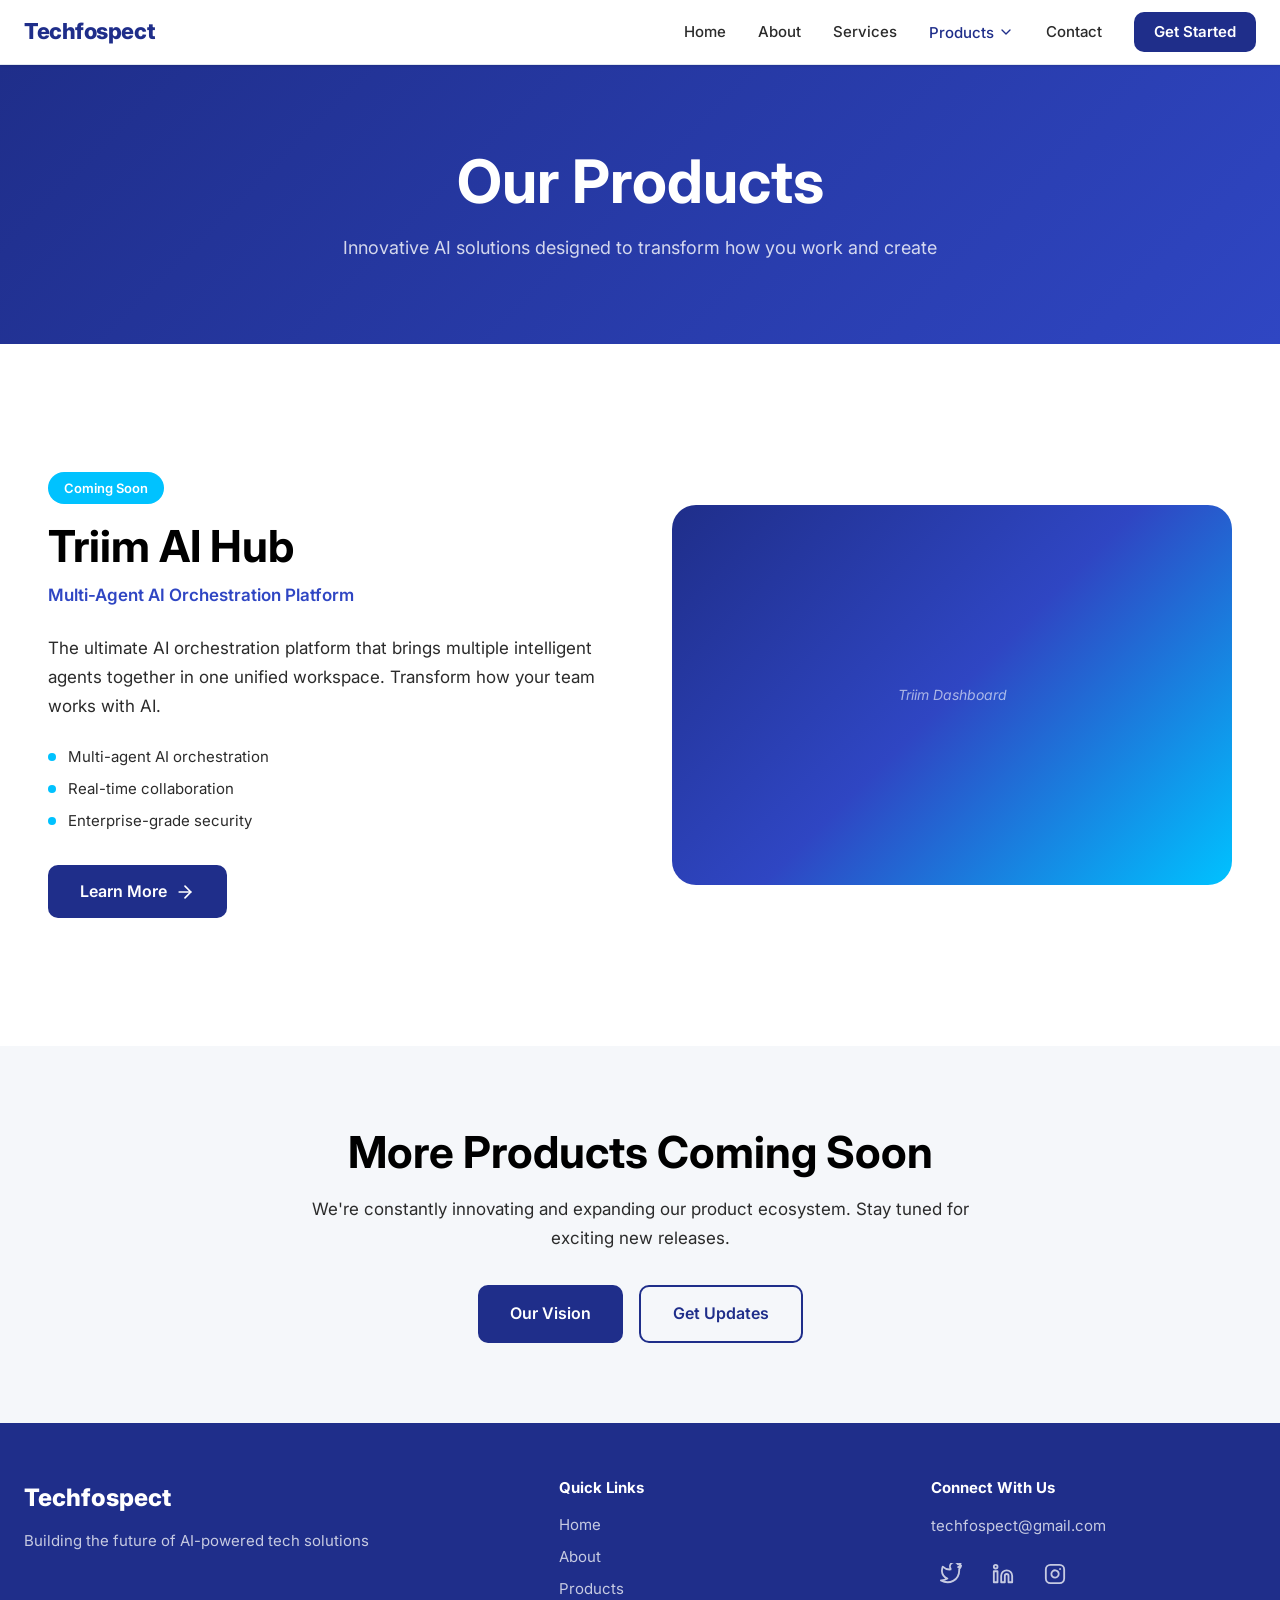
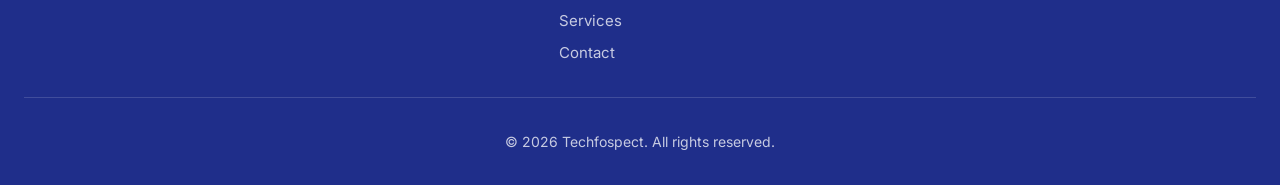
<file: products.html>
<!DOCTYPE html>
<html lang="en">
  <head>
    <meta charset="UTF-8" />
    <meta name="viewport" content="width=device-width, initial-scale=1.0" />
    <title>Products — Techfospect</title>
    <meta
      name="description"
      content="Explore Techfospect's innovative AI products including the Triim AI Hub."
    />
    <link rel="preconnect" href="https://fonts.googleapis.com" />
    <link
      href="https://fonts.googleapis.com/css2?family=Inter:wght@400;500;600;700;800&display=swap"
      rel="stylesheet"
    />
    <link rel="stylesheet" href="css/styles.css" />
  </head>
  <body>
    <!-- NAVBAR -->
    <nav class="navbar">
      <div class="navbar__inner">
        <a href="index.html" class="navbar__logo">Techfospect</a>
        <div class="navbar__links">
          <a href="index.html" class="nav-link">Home</a>
          <a href="about.html" class="nav-link">About</a>
          <a href="services.html" class="nav-link">Services</a>
          <div class="nav-dropdown">
            <button class="nav-dropdown__trigger">
              Products<svg
                class="chevron"
                xmlns="http://www.w3.org/2000/svg"
                viewBox="0 0 24 24"
                fill="none"
                stroke="currentColor"
                stroke-width="2"
                stroke-linecap="round"
                stroke-linejoin="round"
              >
                <polyline points="6 9 12 15 18 9" />
              </svg>
            </button>
            <div class="nav-dropdown__menu">
              <a href="products.html">All Products</a>
              <a href="products/triim-ai-hub.html">Triim AI Hub</a>
            </div>
          </div>
          <a href="contact.html" class="nav-link">Contact</a>
          <a
            href="contact.html"
            class="btn btn-primary"
            style="padding: 0.5rem 1.25rem; font-size: 0.9375rem"
            >Get Started</a
          >
        </div>
        <button class="navbar__hamburger" aria-label="Toggle menu">
          <span></span><span></span><span></span>
        </button>
      </div>
      <div class="navbar__mobile">
        <a href="index.html" class="mobile-link">Home</a>
        <a href="about.html" class="mobile-link">About</a>
        <a href="services.html" class="mobile-link">Services</a>
        <button class="mobile-dropdown__toggle">
          Products<svg
            class="mobile-dropdown__chevron"
            style="width: 16px; height: 16px; transition: transform 0.2s"
            xmlns="http://www.w3.org/2000/svg"
            viewBox="0 0 24 24"
            fill="none"
            stroke="currentColor"
            stroke-width="2"
            stroke-linecap="round"
            stroke-linejoin="round"
          >
            <polyline points="6 9 12 15 18 9" />
          </svg>
        </button>
        <div class="mobile-dropdown__menu">
          <a href="products.html">All Products</a
          ><a href="products/triim-ai-hub.html">Triim AI Hub</a>
        </div>
        <a href="contact.html" class="mobile-link">Contact</a>
        <a href="contact.html" class="btn btn-primary mobile-cta"
          >Get Started</a
        >
      </div>
    </nav>

    <!-- HERO -->
    <section class="hero--centered text-center">
      <div class="container">
        <h1>Our Products</h1>
        <p>
          Innovative AI solutions designed to transform how you work and create
        </p>
      </div>
    </section>

    <!-- PRODUCTS LIST -->
    <section class="section">
      <div class="container">
        <!-- Triim AI Hub -->
        <div class="product-row">
          <div class="product-info">
            <span
              class="badge badge--cyan"
              style="margin-bottom: 1rem; display: inline-block"
              >Coming Soon</span
            >
            <h2>Triim AI Hub</h2>
            <p class="product-tagline">Multi-Agent AI Orchestration Platform</p>
            <p>
              The ultimate AI orchestration platform that brings multiple
              intelligent agents together in one unified workspace. Transform
              how your team works with AI.
            </p>
            <ul class="dot-list" style="margin-bottom: 2rem">
              <li>Multi-agent AI orchestration</li>
              <li>Real-time collaboration</li>
              <li>Enterprise-grade security</li>
            </ul>
            <a href="products/triim-ai-hub.html" class="btn btn-primary">
              Learn More
              <svg
                xmlns="http://www.w3.org/2000/svg"
                width="20"
                height="20"
                viewBox="0 0 24 24"
                fill="none"
                stroke="currentColor"
                stroke-width="2"
                stroke-linecap="round"
                stroke-linejoin="round"
              >
                <line x1="5" y1="12" x2="19" y2="12" />
                <polyline points="12 5 19 12 12 19" />
              </svg>
            </a>
          </div>
          <div class="product-visual">
            <!-- Replace with ./images/dashboard.jpg after running download-images.sh -->
            <img
              src="https://images.unsplash.com/photo-1659018966825-43297e655ccf?w=1080&q=80"
              alt="Triim AI Hub Dashboard"
              onerror="this.parentElement.innerHTML='<div class=\'img-placeholder\'>Triim Dashboard</div>'"
            />
            <div class="overlay"></div>
          </div>
        </div>
      </div>
    </section>

    <!-- CTA -->
    <section class="section section--alt">
      <div
        class="container text-center"
        style="max-width: 48rem; margin: 0 auto"
      >
        <h2>More Products Coming Soon</h2>
        <p style="font-size: 1.0625rem; margin: 1rem 0 2rem">
          We're constantly innovating and expanding our product ecosystem. Stay
          tuned for exciting new releases.
        </p>
        <div class="cta-btns">
          <a href="about.html" class="btn btn-primary">Our Vision</a>
          <a href="contact.html" class="btn btn-outline">Get Updates</a>
        </div>
      </div>
    </section>

    <!-- FOOTER -->
    <footer class="footer">
      <div class="footer__inner">
        <div>
          <a href="index.html" class="footer__logo">Techfospect</a>
          <p class="footer__tagline">
            Building the future of AI-powered tech solutions
          </p>
        </div>
        <div>
          <h4 class="footer__heading">Quick Links</h4>
          <nav class="footer-links">
            <a href="index.html">Home</a><a href="about.html">About</a
            ><a href="products.html">Products</a
            ><a href="services.html">Services</a
            ><a href="contact.html">Contact</a>
          </nav>
        </div>
        <div>
          <h4 class="footer__heading">Connect With Us</h4>
          <p class="footer__email">
            <a href="mailto:techfospect@gmail.com">techfospect@gmail.com</a>
          </p>
          <div class="footer-social">
            <a
              href="https://x.com/techfospect"
              target="_blank"
              rel="noopener noreferrer"
              ><svg
                xmlns="http://www.w3.org/2000/svg"
                viewBox="0 0 24 24"
                fill="none"
                stroke="currentColor"
                stroke-width="2"
                stroke-linecap="round"
                stroke-linejoin="round"
              >
                <path
                  d="M23 3a10.9 10.9 0 0 1-3.14 1.53A4.48 4.48 0 0 0 22.4.36a9 9 0 0 1-2.85 1.09A4.52 4.52 0 0 0 11.5 6v1A10.66 10.66 0 0 1 3 4s-4 9 5 13a11.64 11.64 0 0 1-7 2c9 5 20 0 20-11.5a4.5 4.5 0 0 0-.08-.83A7.72 7.72 0 0 0 23 3z"
                /></svg
            ></a>
            <a
              href="https://www.linkedin.com/company/techfospect/"
              target="_blank"
              rel="noopener noreferrer"
              ><svg
                xmlns="http://www.w3.org/2000/svg"
                viewBox="0 0 24 24"
                fill="none"
                stroke="currentColor"
                stroke-width="2"
                stroke-linecap="round"
                stroke-linejoin="round"
              >
                <path
                  d="M16 8a6 6 0 0 1 6 6v7h-4v-7a2 2 0 0 0-2-2 2 2 0 0 0-2 2v7h-4v-7a6 6 0 0 1 6-6z"
                />
                <rect x="2" y="9" width="4" height="12" />
                <circle cx="4" cy="4" r="2" /></svg
            ></a>
            <a
              href="https://instagram.com"
              target="_blank"
              rel="noopener noreferrer"
              ><svg
                xmlns="http://www.w3.org/2000/svg"
                viewBox="0 0 24 24"
                fill="none"
                stroke="currentColor"
                stroke-width="2"
                stroke-linecap="round"
                stroke-linejoin="round"
              >
                <rect x="2" y="2" width="20" height="20" rx="5" ry="5" />
                <path d="M16 11.37A4 4 0 1 1 12.63 8 4 4 0 0 1 16 11.37z" />
                <line x1="17.5" y1="6.5" x2="17.51" y2="6.5" /></svg
            ></a>
          </div>
        </div>
      </div>
      <div class="footer__bottom">
        <p>&copy; <span id="year"></span> Techfospect. All rights reserved.</p>
      </div>
    </footer>

    <script>
      document.getElementById("year").textContent = new Date().getFullYear();
    </script>
    <script src="js/main.js"></script>
  </body>
</html>
</file>
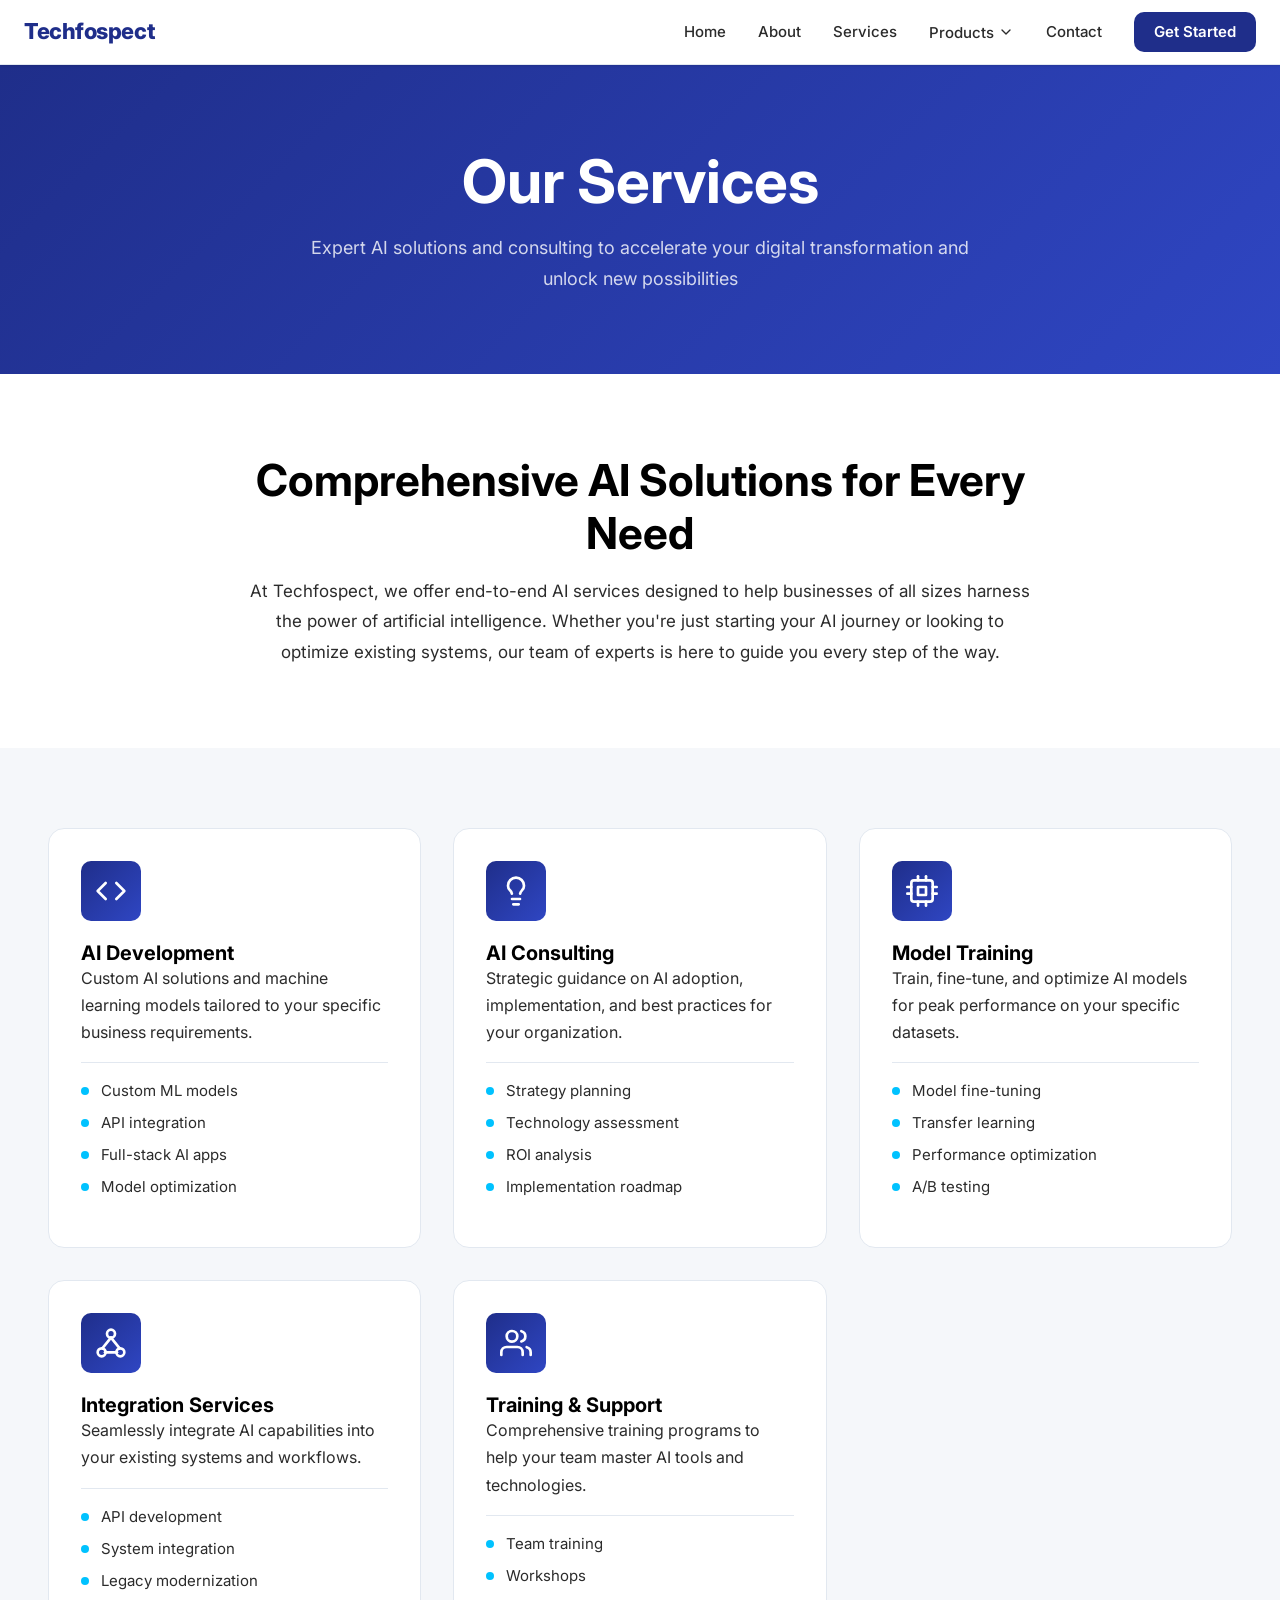
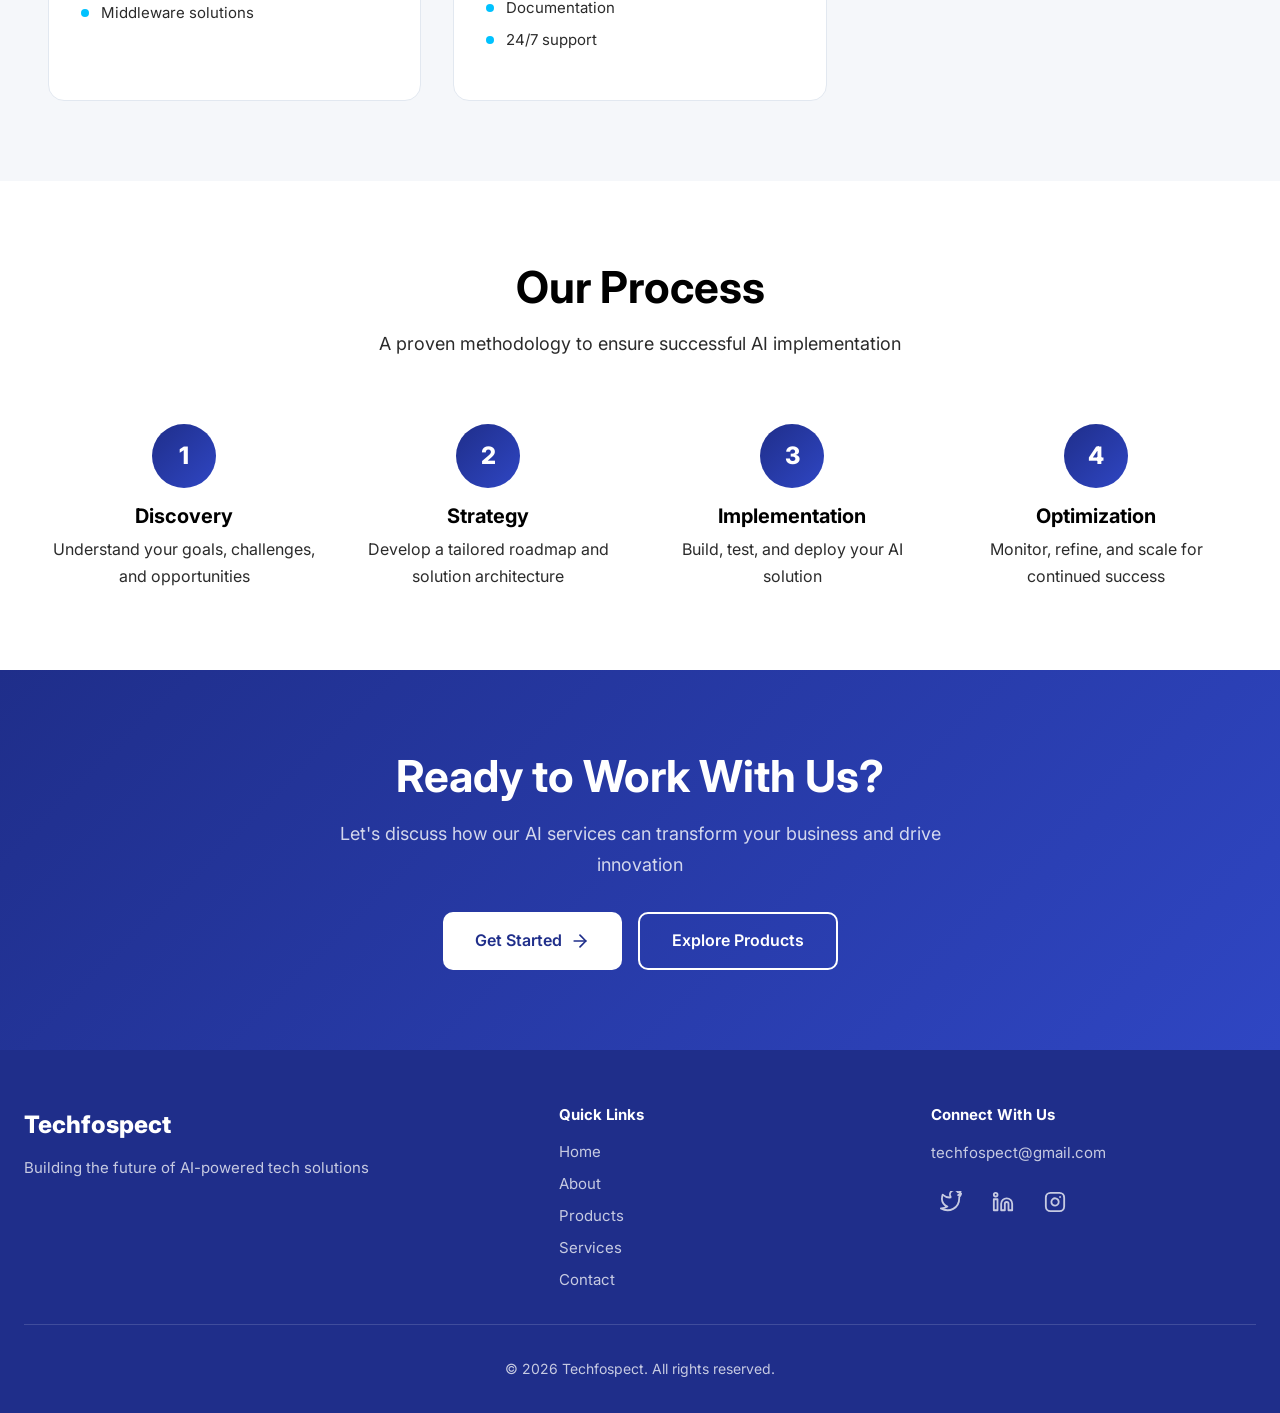
<file: services.html>
<!DOCTYPE html>
<html lang="en">
  <head>
    <meta charset="UTF-8" />
    <meta name="viewport" content="width=device-width, initial-scale=1.0" />
    <title>Services — Techfospect</title>
    <meta
      name="description"
      content="Comprehensive AI services from development to consulting. Techfospect accelerates your digital transformation."
    />
    <link rel="preconnect" href="https://fonts.googleapis.com" />
    <link
      href="https://fonts.googleapis.com/css2?family=Inter:wght@400;500;600;700;800&display=swap"
      rel="stylesheet"
    />
    <link rel="stylesheet" href="css/styles.css" />
  </head>
  <body>
    <!-- NAVBAR -->
    <nav class="navbar">
      <div class="navbar__inner">
        <a href="index.html" class="navbar__logo">Techfospect</a>
        <div class="navbar__links">
          <a href="index.html" class="nav-link">Home</a>
          <a href="about.html" class="nav-link">About</a>
          <a href="services.html" class="nav-link">Services</a>
          <div class="nav-dropdown">
            <button class="nav-dropdown__trigger">
              Products<svg
                class="chevron"
                xmlns="http://www.w3.org/2000/svg"
                viewBox="0 0 24 24"
                fill="none"
                stroke="currentColor"
                stroke-width="2"
                stroke-linecap="round"
                stroke-linejoin="round"
              >
                <polyline points="6 9 12 15 18 9" />
              </svg>
            </button>
            <div class="nav-dropdown__menu">
              <a href="products.html">All Products</a>
              <a href="products/triim-ai-hub.html">Triim AI Hub</a>
            </div>
          </div>
          <a href="contact.html" class="nav-link">Contact</a>
          <a
            href="contact.html"
            class="btn btn-primary"
            style="padding: 0.5rem 1.25rem; font-size: 0.9375rem"
            >Get Started</a
          >
        </div>
        <button class="navbar__hamburger" aria-label="Toggle menu">
          <span></span><span></span><span></span>
        </button>
      </div>
      <div class="navbar__mobile">
        <a href="index.html" class="mobile-link">Home</a>
        <a href="about.html" class="mobile-link">About</a>
        <a href="services.html" class="mobile-link">Services</a>
        <button class="mobile-dropdown__toggle">
          Products<svg
            class="mobile-dropdown__chevron"
            style="width: 16px; height: 16px; transition: transform 0.2s"
            xmlns="http://www.w3.org/2000/svg"
            viewBox="0 0 24 24"
            fill="none"
            stroke="currentColor"
            stroke-width="2"
            stroke-linecap="round"
            stroke-linejoin="round"
          >
            <polyline points="6 9 12 15 18 9" />
          </svg>
        </button>
        <div class="mobile-dropdown__menu">
          <a href="products.html">All Products</a
          ><a href="products/triim-ai-hub.html">Triim AI Hub</a>
        </div>
        <a href="contact.html" class="mobile-link">Contact</a>
        <a href="contact.html" class="btn btn-primary mobile-cta"
          >Get Started</a
        >
      </div>
    </nav>

    <!-- HERO -->
    <section class="hero--centered text-center">
      <div class="container">
        <h1>Our Services</h1>
        <p>
          Expert AI solutions and consulting to accelerate your digital
          transformation and unlock new possibilities
        </p>
      </div>
    </section>

    <!-- INTRO -->
    <section class="section">
      <div
        class="container text-center"
        style="max-width: 52rem; margin: 0 auto"
      >
        <h2>Comprehensive AI Solutions for Every Need</h2>
        <p style="font-size: 1.0625rem; margin-top: 1rem; line-height: 1.8">
          At Techfospect, we offer end-to-end AI services designed to help
          businesses of all sizes harness the power of artificial intelligence.
          Whether you're just starting your AI journey or looking to optimize
          existing systems, our team of experts is here to guide you every step
          of the way.
        </p>
      </div>
    </section>

    <!-- SERVICES GRID -->
    <section class="section section--alt">
      <div class="container">
        <div class="card-grid-3">
          <!-- AI Development -->
          <div class="card-features">
            <div class="icon-box icon-box--gradient">
              <svg
                xmlns="http://www.w3.org/2000/svg"
                viewBox="0 0 24 24"
                fill="none"
                stroke="currentColor"
                stroke-width="2"
                stroke-linecap="round"
                stroke-linejoin="round"
              >
                <polyline points="16 18 22 12 16 6" />
                <polyline points="8 6 2 12 8 18" />
              </svg>
            </div>
            <h3>AI Development</h3>
            <p>
              Custom AI solutions and machine learning models tailored to your
              specific business requirements.
            </p>
            <div class="divider">
              <ul class="dot-list">
                <li>Custom ML models</li>
                <li>API integration</li>
                <li>Full-stack AI apps</li>
                <li>Model optimization</li>
              </ul>
            </div>
          </div>

          <!-- AI Consulting -->
          <div class="card-features">
            <div class="icon-box icon-box--gradient">
              <svg
                xmlns="http://www.w3.org/2000/svg"
                viewBox="0 0 24 24"
                fill="none"
                stroke="currentColor"
                stroke-width="2"
                stroke-linecap="round"
                stroke-linejoin="round"
              >
                <path d="M9 18h6" />
                <path d="M10 22h4" />
                <path
                  d="M15.09 14c.18-.98.65-1.74 1.41-2.5A4.65 4.65 0 0 0 18 8 6 6 0 0 0 6 8c0 1 .23 2.23 1.5 3.5A4.61 4.61 0 0 1 8.91 14"
                />
              </svg>
            </div>
            <h3>AI Consulting</h3>
            <p>
              Strategic guidance on AI adoption, implementation, and best
              practices for your organization.
            </p>
            <div class="divider">
              <ul class="dot-list">
                <li>Strategy planning</li>
                <li>Technology assessment</li>
                <li>ROI analysis</li>
                <li>Implementation roadmap</li>
              </ul>
            </div>
          </div>

          <!-- Model Training -->
          <div class="card-features">
            <div class="icon-box icon-box--gradient">
              <svg
                xmlns="http://www.w3.org/2000/svg"
                viewBox="0 0 24 24"
                fill="none"
                stroke="currentColor"
                stroke-width="2"
                stroke-linecap="round"
                stroke-linejoin="round"
              >
                <rect x="4" y="4" width="16" height="16" rx="2" ry="2" />
                <rect x="9" y="9" width="6" height="6" />
                <line x1="9" y1="1" x2="9" y2="4" />
                <line x1="15" y1="1" x2="15" y2="4" />
                <line x1="9" y1="20" x2="9" y2="23" />
                <line x1="15" y1="20" x2="15" y2="23" />
                <line x1="20" y1="9" x2="23" y2="9" />
                <line x1="20" y1="14" x2="23" y2="14" />
                <line x1="1" y1="9" x2="4" y2="9" />
                <line x1="1" y1="14" x2="4" y2="14" />
              </svg>
            </div>
            <h3>Model Training</h3>
            <p>
              Train, fine-tune, and optimize AI models for peak performance on
              your specific datasets.
            </p>
            <div class="divider">
              <ul class="dot-list">
                <li>Model fine-tuning</li>
                <li>Transfer learning</li>
                <li>Performance optimization</li>
                <li>A/B testing</li>
              </ul>
            </div>
          </div>

          <!-- Integration Services -->
          <div class="card-features">
            <div class="icon-box icon-box--gradient">
              <svg
                xmlns="http://www.w3.org/2000/svg"
                viewBox="0 0 24 24"
                fill="none"
                stroke="currentColor"
                stroke-width="2"
                stroke-linecap="round"
                stroke-linejoin="round"
              >
                <circle cx="12" cy="5" r="3" />
                <circle cx="5" cy="19" r="3" />
                <circle cx="19" cy="19" r="3" />
                <line x1="12" y1="8" x2="5.5" y2="16" />
                <line x1="12" y1="8" x2="18.5" y2="16" />
                <line x1="7.5" y1="19" x2="16.5" y2="19" />
              </svg>
            </div>
            <h3>Integration Services</h3>
            <p>
              Seamlessly integrate AI capabilities into your existing systems
              and workflows.
            </p>
            <div class="divider">
              <ul class="dot-list">
                <li>API development</li>
                <li>System integration</li>
                <li>Legacy modernization</li>
                <li>Middleware solutions</li>
              </ul>
            </div>
          </div>

          <!-- Training & Support -->
          <div class="card-features">
            <div class="icon-box icon-box--gradient">
              <svg
                xmlns="http://www.w3.org/2000/svg"
                viewBox="0 0 24 24"
                fill="none"
                stroke="currentColor"
                stroke-width="2"
                stroke-linecap="round"
                stroke-linejoin="round"
              >
                <path d="M17 21v-2a4 4 0 0 0-4-4H5a4 4 0 0 0-4 4v2" />
                <circle cx="9" cy="7" r="4" />
                <path d="M23 21v-2a4 4 0 0 0-3-3.87" />
                <path d="M16 3.13a4 4 0 0 1 0 7.75" />
              </svg>
            </div>
            <h3>Training &amp; Support</h3>
            <p>
              Comprehensive training programs to help your team master AI tools
              and technologies.
            </p>
            <div class="divider">
              <ul class="dot-list">
                <li>Team training</li>
                <li>Workshops</li>
                <li>Documentation</li>
                <li>24/7 support</li>
              </ul>
            </div>
          </div>
        </div>
      </div>
    </section>

    <!-- PROCESS -->
    <section class="section">
      <div class="container">
        <div class="section-header text-center">
          <h2>Our Process</h2>
          <p>A proven methodology to ensure successful AI implementation</p>
        </div>
        <div class="steps-grid">
          <div class="step text-center">
            <div class="step__number">1</div>
            <h3>Discovery</h3>
            <p>Understand your goals, challenges, and opportunities</p>
          </div>
          <div class="step text-center">
            <div class="step__number">2</div>
            <h3>Strategy</h3>
            <p>Develop a tailored roadmap and solution architecture</p>
          </div>
          <div class="step text-center">
            <div class="step__number">3</div>
            <h3>Implementation</h3>
            <p>Build, test, and deploy your AI solution</p>
          </div>
          <div class="step text-center">
            <div class="step__number">4</div>
            <h3>Optimization</h3>
            <p>Monitor, refine, and scale for continued success</p>
          </div>
        </div>
      </div>
    </section>

    <!-- CTA -->
    <section class="cta-section">
      <div class="container">
        <h2>Ready to Work With Us?</h2>
        <p>
          Let's discuss how our AI services can transform your business and
          drive innovation
        </p>
        <div class="cta-btns">
          <a
            href="contact.html"
            class="btn btn-white"
            style="display: inline-flex; align-items: center; gap: 0.5rem"
          >
            Get Started
            <svg
              xmlns="http://www.w3.org/2000/svg"
              width="20"
              height="20"
              viewBox="0 0 24 24"
              fill="none"
              stroke="currentColor"
              stroke-width="2"
              stroke-linecap="round"
              stroke-linejoin="round"
            >
              <line x1="5" y1="12" x2="19" y2="12" />
              <polyline points="12 5 19 12 12 19" />
            </svg>
          </a>
          <a href="products.html" class="btn btn-white-outline"
            >Explore Products</a
          >
        </div>
      </div>
    </section>

    <!-- FOOTER -->
    <footer class="footer">
      <div class="footer__inner">
        <div>
          <a href="index.html" class="footer__logo">Techfospect</a>
          <p class="footer__tagline">
            Building the future of AI-powered tech solutions
          </p>
        </div>
        <div>
          <h4 class="footer__heading">Quick Links</h4>
          <nav class="footer-links">
            <a href="index.html">Home</a><a href="about.html">About</a
            ><a href="products.html">Products</a
            ><a href="services.html">Services</a
            ><a href="contact.html">Contact</a>
          </nav>
        </div>
        <div>
          <h4 class="footer__heading">Connect With Us</h4>
          <p class="footer__email">
            <a href="mailto:techfospect@gmail.com">techfospect@gmail.com</a>
          </p>
          <div class="footer-social">
            <a
              href="https://x.com/techfospect"
              target="_blank"
              rel="noopener noreferrer"
              ><svg
                xmlns="http://www.w3.org/2000/svg"
                viewBox="0 0 24 24"
                fill="none"
                stroke="currentColor"
                stroke-width="2"
                stroke-linecap="round"
                stroke-linejoin="round"
              >
                <path
                  d="M23 3a10.9 10.9 0 0 1-3.14 1.53A4.48 4.48 0 0 0 22.4.36a9 9 0 0 1-2.85 1.09A4.52 4.52 0 0 0 11.5 6v1A10.66 10.66 0 0 1 3 4s-4 9 5 13a11.64 11.64 0 0 1-7 2c9 5 20 0 20-11.5a4.5 4.5 0 0 0-.08-.83A7.72 7.72 0 0 0 23 3z"
                /></svg
            ></a>
            <a
              href="https://www.linkedin.com/company/techfospect/"
              target="_blank"
              rel="noopener noreferrer"
              ><svg
                xmlns="http://www.w3.org/2000/svg"
                viewBox="0 0 24 24"
                fill="none"
                stroke="currentColor"
                stroke-width="2"
                stroke-linecap="round"
                stroke-linejoin="round"
              >
                <path
                  d="M16 8a6 6 0 0 1 6 6v7h-4v-7a2 2 0 0 0-2-2 2 2 0 0 0-2 2v7h-4v-7a6 6 0 0 1 6-6z"
                />
                <rect x="2" y="9" width="4" height="12" />
                <circle cx="4" cy="4" r="2" /></svg
            ></a>
            <a
              href="https://instagram.com"
              target="_blank"
              rel="noopener noreferrer"
              ><svg
                xmlns="http://www.w3.org/2000/svg"
                viewBox="0 0 24 24"
                fill="none"
                stroke="currentColor"
                stroke-width="2"
                stroke-linecap="round"
                stroke-linejoin="round"
              >
                <rect x="2" y="2" width="20" height="20" rx="5" ry="5" />
                <path d="M16 11.37A4 4 0 1 1 12.63 8 4 4 0 0 1 16 11.37z" />
                <line x1="17.5" y1="6.5" x2="17.51" y2="6.5" /></svg
            ></a>
          </div>
        </div>
      </div>
      <div class="footer__bottom">
        <p>&copy; <span id="year"></span> Techfospect. All rights reserved.</p>
      </div>
    </footer>

    <script>
      document.getElementById("year").textContent = new Date().getFullYear();
    </script>
    <script src="js/main.js"></script>
  </body>
</html>
</file>
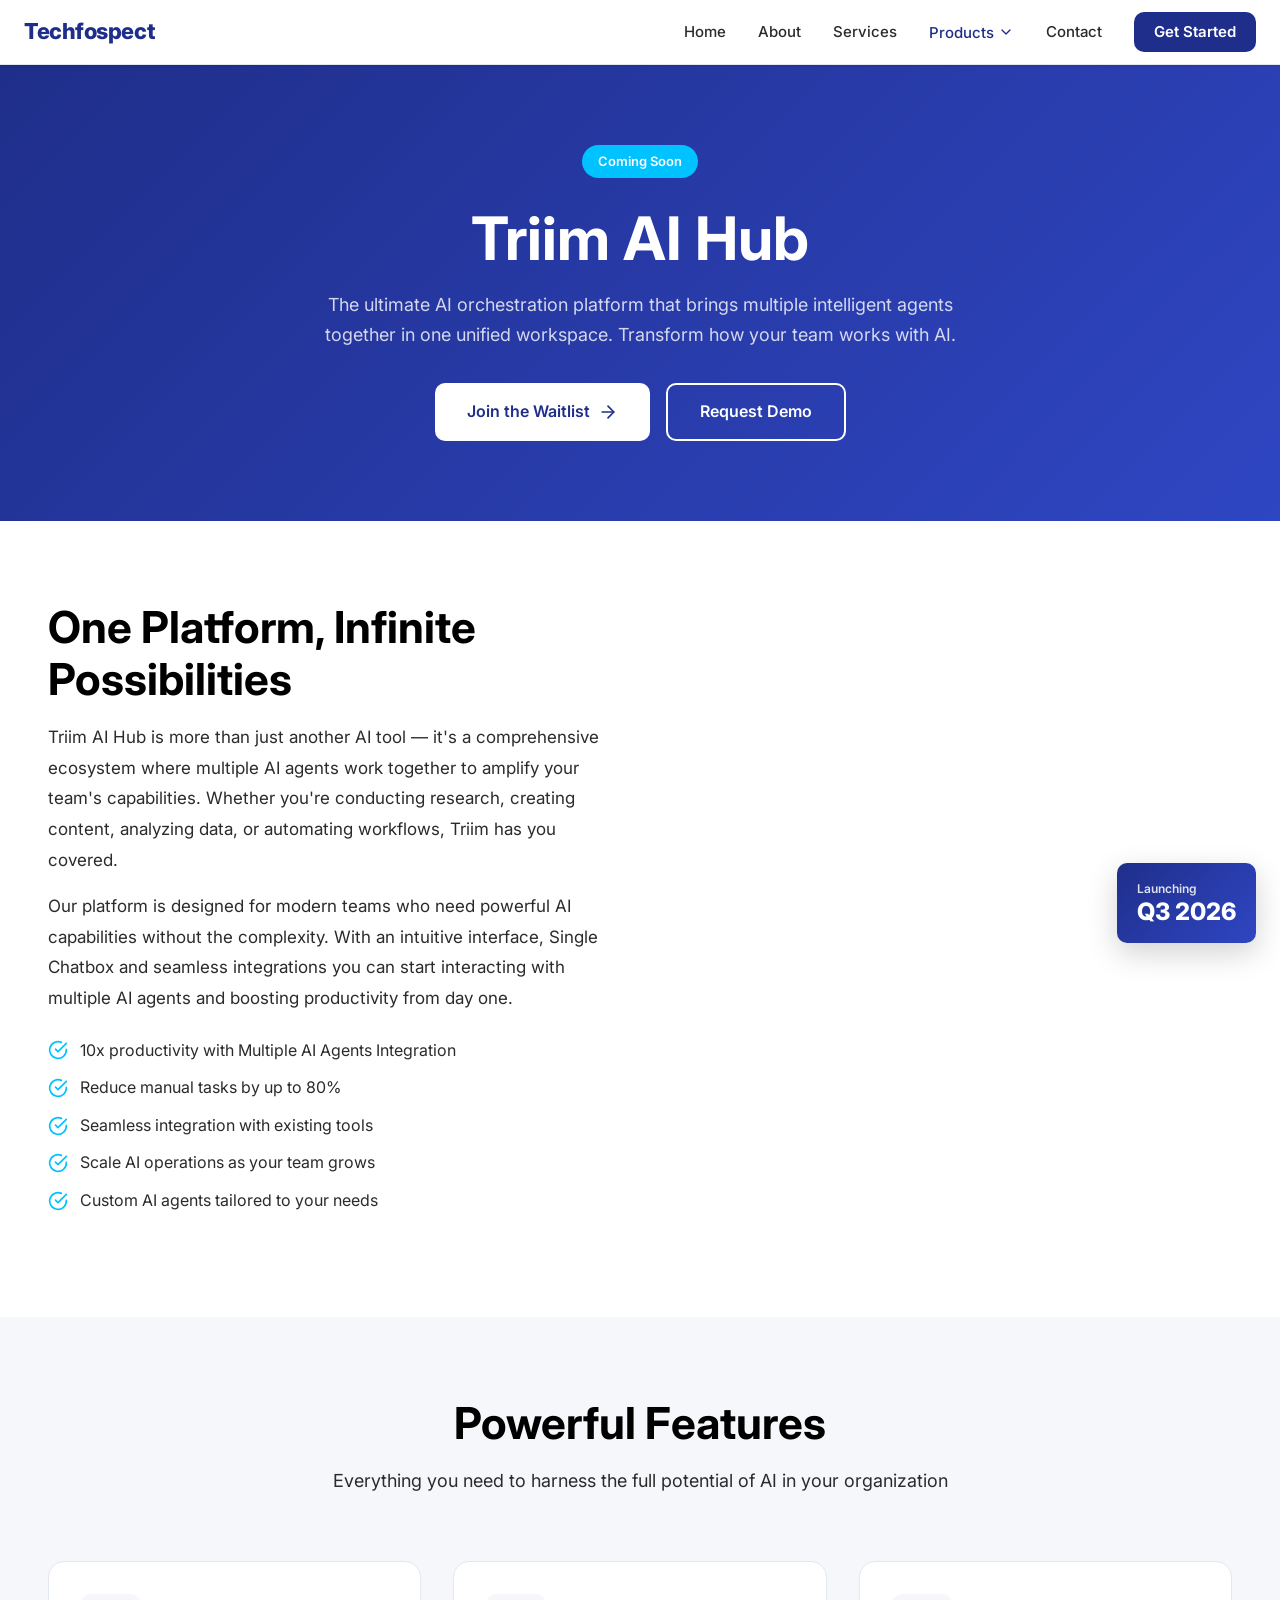
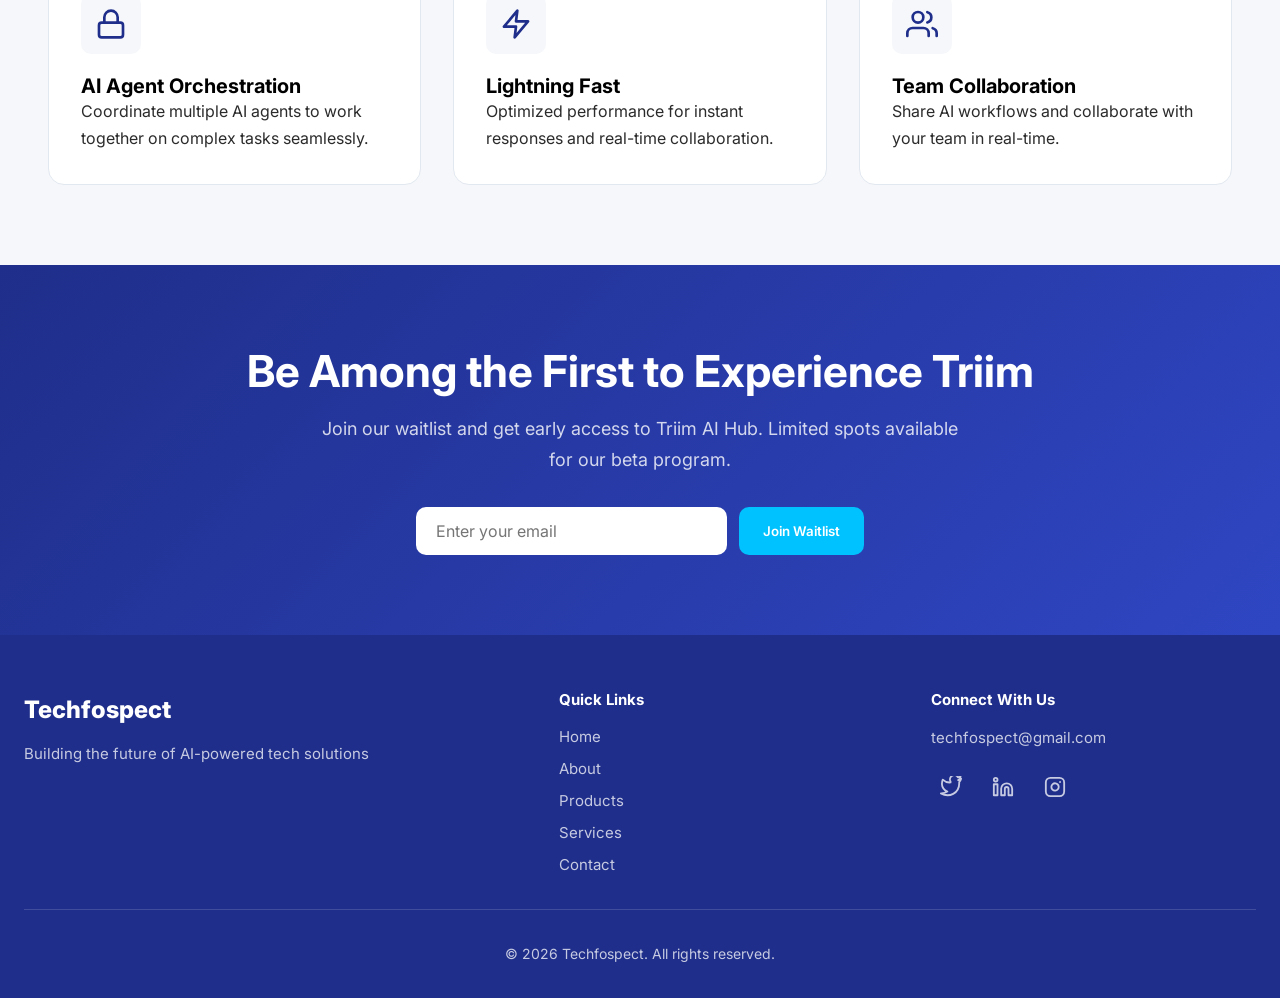
<file: products/triim-ai-hub.html>
<!DOCTYPE html>
<html lang="en">
  <head>
    <meta charset="UTF-8" />
    <meta name="viewport" content="width=device-width, initial-scale=1.0" />
    <title>Triim AI Hub — Techfospect</title>
    <meta
      name="description"
      content="Triim AI Hub: the ultimate multi-agent AI orchestration platform launching Q3 2026. Join the waitlist."
    />
    <link rel="preconnect" href="https://fonts.googleapis.com" />
    <link
      href="https://fonts.googleapis.com/css2?family=Inter:wght@400;500;600;700;800&display=swap"
      rel="stylesheet"
    />
    <link rel="stylesheet" href="../css/styles.css" />
  </head>
  <body>
    <!-- NAVBAR (paths go up one level) -->
    <nav class="navbar">
      <div class="navbar__inner">
        <a href="../index.html" class="navbar__logo">Techfospect</a>
        <div class="navbar__links">
          <a href="../index.html" class="nav-link">Home</a>
          <a href="../about.html" class="nav-link">About</a>
          <a href="../services.html" class="nav-link">Services</a>
          <div class="nav-dropdown">
            <button class="nav-dropdown__trigger">
              Products<svg
                class="chevron"
                xmlns="http://www.w3.org/2000/svg"
                viewBox="0 0 24 24"
                fill="none"
                stroke="currentColor"
                stroke-width="2"
                stroke-linecap="round"
                stroke-linejoin="round"
              >
                <polyline points="6 9 12 15 18 9" />
              </svg>
            </button>
            <div class="nav-dropdown__menu">
              <a href="../products.html">All Products</a>
              <a href="triim-ai-hub.html">Triim AI Hub</a>
            </div>
          </div>
          <a href="../contact.html" class="nav-link">Contact</a>
          <a
            href="../contact.html"
            class="btn btn-primary"
            style="padding: 0.5rem 1.25rem; font-size: 0.9375rem"
            >Get Started</a
          >
        </div>
        <button class="navbar__hamburger" aria-label="Toggle menu">
          <span></span><span></span><span></span>
        </button>
      </div>
      <div class="navbar__mobile">
        <a href="../index.html" class="mobile-link">Home</a>
        <a href="../about.html" class="mobile-link">About</a>
        <a href="../services.html" class="mobile-link">Services</a>
        <button class="mobile-dropdown__toggle">
          Products<svg
            class="mobile-dropdown__chevron"
            style="width: 16px; height: 16px; transition: transform 0.2s"
            xmlns="http://www.w3.org/2000/svg"
            viewBox="0 0 24 24"
            fill="none"
            stroke="currentColor"
            stroke-width="2"
            stroke-linecap="round"
            stroke-linejoin="round"
          >
            <polyline points="6 9 12 15 18 9" />
          </svg>
        </button>
        <div class="mobile-dropdown__menu">
          <a href="../products.html">All Products</a
          ><a href="triim-ai-hub.html">Triim AI Hub</a>
        </div>
        <a href="../contact.html" class="mobile-link">Contact</a>
        <a href="../contact.html" class="btn btn-primary mobile-cta"
          >Get Started</a
        >
      </div>
    </nav>

    <!-- HERO -->
    <section class="hero--centered text-center">
      <div class="container">
        <span
          class="badge badge--cyan"
          style="margin-bottom: 1.5rem; display: inline-block"
          >Coming Soon</span
        >
        <h1>Triim AI Hub</h1>
        <p>
          The ultimate AI orchestration platform that brings multiple
          intelligent agents together in one unified workspace. Transform how
          your team works with AI.
        </p>
        <div
          style="
            display: flex;
            gap: 1rem;
            justify-content: center;
            flex-wrap: wrap;
            margin-top: 2rem;
          "
        >
          <a
            href="#waitlist"
            class="btn btn-white"
            style="display: inline-flex; align-items: center; gap: 0.5rem"
          >
            Join the Waitlist
            <svg
              xmlns="http://www.w3.org/2000/svg"
              width="20"
              height="20"
              viewBox="0 0 24 24"
              fill="none"
              stroke="currentColor"
              stroke-width="2"
              stroke-linecap="round"
              stroke-linejoin="round"
            >
              <line x1="5" y1="12" x2="19" y2="12" />
              <polyline points="12 5 19 12 12 19" />
            </svg>
          </a>
          <a href="../contact.html" class="btn btn-white-outline"
            >Request Demo</a
          >
        </div>
      </div>
    </section>

    <!-- PRODUCT OVERVIEW -->
    <section class="section">
      <div class="container">
        <div class="card-grid-2" style="gap: 4rem">
          <div>
            <h2 style="margin-bottom: 1rem">
              One Platform, Infinite Possibilities
            </h2>
            <p
              style="
                font-size: 1.0625rem;
                margin-bottom: 1rem;
                line-height: 1.8;
              "
            >
              Triim AI Hub is more than just another AI tool — it's a
              comprehensive ecosystem where multiple AI agents work together to
              amplify your team's capabilities. Whether you're conducting
              research, creating content, analyzing data, or automating
              workflows, Triim has you covered.
            </p>
            <p
              style="
                font-size: 1.0625rem;
                margin-bottom: 1.5rem;
                line-height: 1.8;
              "
            >
              Our platform is designed for modern teams who need powerful AI
              capabilities without the complexity. With an intuitive interface, Single Chatbox
              and seamless integrations you can start interacting with multiple AI agents and
              boosting productivity from day one.
            </p>
            <ul class="feature-list">
              <li>
                <svg
                  xmlns="http://www.w3.org/2000/svg"
                  viewBox="0 0 24 24"
                  fill="none"
                  stroke="currentColor"
                  stroke-width="2"
                  stroke-linecap="round"
                  stroke-linejoin="round"
                >
                  <path d="M22 11.08V12a10 10 0 1 1-5.93-9.14" />
                  <polyline points="22 4 12 14.01 9 11.01" /></svg
                >10x productivity with Multiple AI Agents Integration
              </li>
              <li>
                <svg
                  xmlns="http://www.w3.org/2000/svg"
                  viewBox="0 0 24 24"
                  fill="none"
                  stroke="currentColor"
                  stroke-width="2"
                  stroke-linecap="round"
                  stroke-linejoin="round"
                >
                  <path d="M22 11.08V12a10 10 0 1 1-5.93-9.14" />
                  <polyline points="22 4 12 14.01 9 11.01" /></svg
                >Reduce manual tasks by up to 80%
              </li>
              <li>
                <svg
                  xmlns="http://www.w3.org/2000/svg"
                  viewBox="0 0 24 24"
                  fill="none"
                  stroke="currentColor"
                  stroke-width="2"
                  stroke-linecap="round"
                  stroke-linejoin="round"
                >
                  <path d="M22 11.08V12a10 10 0 1 1-5.93-9.14" />
                  <polyline points="22 4 12 14.01 9 11.01" /></svg
                >Seamless integration with existing tools
              </li>
              <li>
                <svg
                  xmlns="http://www.w3.org/2000/svg"
                  viewBox="0 0 24 24"
                  fill="none"
                  stroke="currentColor"
                  stroke-width="2"
                  stroke-linecap="round"
                  stroke-linejoin="round"
                >
                  <path d="M22 11.08V12a10 10 0 1 1-5.93-9.14" />
                  <polyline points="22 4 12 14.01 9 11.01" /></svg
                >Scale AI operations as your team grows
              </li>
              <li>
                <svg
                  xmlns="http://www.w3.org/2000/svg"
                  viewBox="0 0 24 24"
                  fill="none"
                  stroke="currentColor"
                  stroke-width="2"
                  stroke-linecap="round"
                  stroke-linejoin="round"
                >
                  <path d="M22 11.08V12a10 10 0 1 1-5.93-9.14" />
                  <polyline points="22 4 12 14.01 9 11.01" /></svg
                >Custom AI agents tailored to your needs
              </li>
            </ul>
          </div>

          <div style="position: relative">
            <!-- Replace with ../images/dashboard.jpg after running download-images.sh -->
            <img
              src="https://images.unsplash.com/photo-1659018966825-43297e655ccf?w=1080&q=80"
              alt="Triim AI Hub Interface"
              style="
                width: 100%;
                border-radius: 16px;
                box-shadow: 0 20px 50px rgba(0, 0, 0, 0.14);
                border: 1px solid #e2e8f0;
                object-fit: cover;
                max-height: 420px;
              "
              onerror="this.parentElement.querySelector('img').remove()"
            />
            <div
              class="hero__badge-float--right hero__badge-float"
              style="
                position: absolute;
                bottom: -1.5rem;
                right: -1.5rem;
                background: linear-gradient(135deg, #1f2e8a, #2f46c3);
                color: white;
                padding: 1rem 1.25rem;
                border-radius: 10px;
                box-shadow: 0 10px 30px rgba(0, 0, 0, 0.18);
              "
            >
              <div style="font-size: 0.75rem; opacity: 0.85">Launching</div>
              <div
                style="font-size: 1.5rem; font-weight: 800; line-height: 1.2"
              >
                Q3 2026
              </div>
            </div>
          </div>
        </div>
      </div>
    </section>

    <!-- CORE FEATURES -->
    <section class="section section--alt">
      <div class="container">
        <div class="section-header text-center">
          <h2>Powerful Features</h2>
          <p>
            Everything you need to harness the full potential of AI in your
            organization
          </p>
        </div>
        <div class="card-grid-3">
          <div class="card">
            <div class="icon-box">
              <svg
                xmlns="http://www.w3.org/2000/svg"
                viewBox="0 0 24 24"
                fill="none"
                stroke="currentColor"
                stroke-width="2"
                stroke-linecap="round"
                stroke-linejoin="round"
              >
                <rect x="3" y="11" width="18" height="11" rx="2" ry="2" />
                <path d="M7 11V7a5 5 0 0 1 10 0v4" />
              </svg>
            </div>
            <h3>AI Agent Orchestration</h3>
            <p>
              Coordinate multiple AI agents to work together on complex tasks
              seamlessly.
            </p>
          </div>

          <div class="card">
            <div class="icon-box">
              <svg
                xmlns="http://www.w3.org/2000/svg"
                viewBox="0 0 24 24"
                fill="none"
                stroke="currentColor"
                stroke-width="2"
                stroke-linecap="round"
                stroke-linejoin="round"
              >
                <polygon points="13 2 3 14 12 14 11 22 21 10 12 10 13 2" />
              </svg>
            </div>
            <h3>Lightning Fast</h3>
            <p>
              Optimized performance for instant responses and real-time
              collaboration.
            </p>
          </div>

          <div class="card">
            <div class="icon-box">
              <svg
                xmlns="http://www.w3.org/2000/svg"
                viewBox="0 0 24 24"
                fill="none"
                stroke="currentColor"
                stroke-width="2"
                stroke-linecap="round"
                stroke-linejoin="round"
              >
                <path d="M17 21v-2a4 4 0 0 0-4-4H5a4 4 0 0 0-4 4v2" />
                <circle cx="9" cy="7" r="4" />
                <path d="M23 21v-2a4 4 0 0 0-3-3.87" />
                <path d="M16 3.13a4 4 0 0 1 0 7.75" />
              </svg>
            </div>
            <h3>Team Collaboration</h3>
            <p>
              Share AI workflows and collaborate with your team in real-time.
            </p>
          </div>
        </div>
      </div>
    </section>

    <!-- WAITLIST -->
    <section id="waitlist" class="waitlist-section">
      <div class="container">
        <h2>Be Among the First to Experience Triim</h2>
        <p>
          Join our waitlist and get early access to Triim AI Hub. Limited spots
          available for our beta program.
        </p>

        <form id="waitlistForm" class="waitlist-form">
          <!-- No API key here — it lives in a Netlify environment variable.
             The form posts to /.netlify/functions/submit-waitlist which
             adds the key server-side before forwarding to Web3Forms. -->
          <input
            type="email"
            name="email"
            placeholder="Enter your email"
            required
          />
          <button type="submit" class="btn-accent">Join Waitlist</button>
        </form>

        <div class="waitlist-success" id="waitlistSuccess">
          <svg
            xmlns="http://www.w3.org/2000/svg"
            viewBox="0 0 24 24"
            fill="none"
            stroke="currentColor"
            stroke-width="2.5"
            stroke-linecap="round"
            stroke-linejoin="round"
          >
            <polyline points="20 6 9 17 4 12" />
          </svg>
          Thank you! You're on the waitlist.
        </div>

        <p
          id="waitlistError"
          style="
            display: none;
            margin-top: 1rem;
            color: #fca5a5;
            font-size: 0.9375rem;
            text-align: center;
          "
        ></p>
      </div>
    </section>

    <!-- FOOTER -->
    <footer class="footer">
      <div class="footer__inner">
        <div>
          <a href="../index.html" class="footer__logo">Techfospect</a>
          <p class="footer__tagline">
            Building the future of AI-powered tech solutions
          </p>
        </div>
        <div>
          <h4 class="footer__heading">Quick Links</h4>
          <nav class="footer-links">
            <a href="../index.html">Home</a><a href="../about.html">About</a
            ><a href="../products.html">Products</a
            ><a href="../services.html">Services</a
            ><a href="../contact.html">Contact</a>
          </nav>
        </div>
        <div>
          <h4 class="footer__heading">Connect With Us</h4>
          <p class="footer__email">
            <a href="mailto:techfospect@gmail.com">techfospect@gmail.com</a>
          </p>
          <div class="footer-social">
            <a
              href="https://x.com/techfospect"
              target="_blank"
              rel="noopener noreferrer"
              ><svg
                xmlns="http://www.w3.org/2000/svg"
                viewBox="0 0 24 24"
                fill="none"
                stroke="currentColor"
                stroke-width="2"
                stroke-linecap="round"
                stroke-linejoin="round"
              >
                <path
                  d="M23 3a10.9 10.9 0 0 1-3.14 1.53A4.48 4.48 0 0 0 22.4.36a9 9 0 0 1-2.85 1.09A4.52 4.52 0 0 0 11.5 6v1A10.66 10.66 0 0 1 3 4s-4 9 5 13a11.64 11.64 0 0 1-7 2c9 5 20 0 20-11.5a4.5 4.5 0 0 0-.08-.83A7.72 7.72 0 0 0 23 3z"
                /></svg
            ></a>
            <a
              href="https://www.linkedin.com/company/techfospect/"
              target="_blank"
              rel="noopener noreferrer"
              ><svg
                xmlns="http://www.w3.org/2000/svg"
                viewBox="0 0 24 24"
                fill="none"
                stroke="currentColor"
                stroke-width="2"
                stroke-linecap="round"
                stroke-linejoin="round"
              >
                <path
                  d="M16 8a6 6 0 0 1 6 6v7h-4v-7a2 2 0 0 0-2-2 2 2 0 0 0-2 2v7h-4v-7a6 6 0 0 1 6-6z"
                />
                <rect x="2" y="9" width="4" height="12" />
                <circle cx="4" cy="4" r="2" /></svg
            ></a>
            <a
              href="https://instagram.com"
              target="_blank"
              rel="noopener noreferrer"
              ><svg
                xmlns="http://www.w3.org/2000/svg"
                viewBox="0 0 24 24"
                fill="none"
                stroke="currentColor"
                stroke-width="2"
                stroke-linecap="round"
                stroke-linejoin="round"
              >
                <rect x="2" y="2" width="20" height="20" rx="5" ry="5" />
                <path d="M16 11.37A4 4 0 1 1 12.63 8 4 4 0 0 1 16 11.37z" />
                <line x1="17.5" y1="6.5" x2="17.51" y2="6.5" /></svg
            ></a>
          </div>
        </div>
      </div>
      <div class="footer__bottom">
        <p>&copy; <span id="year"></span> Techfospect. All rights reserved.</p>
      </div>
    </footer>

    <script>
      document.getElementById("year").textContent = new Date().getFullYear();
    </script>
    <script src="../js/main.js"></script>
  </body>
</html>
</file>
<file: css/styles.css>
/* ============================================================
   TECHFOSPECT — Global Stylesheet
   ============================================================ */

/* ---- CSS Custom Properties (Brand Tokens) ---- */
:root {
  --color-primary:    #1F2E8A;
  --color-secondary:  #2F46C3;
  --color-accent:     #00C2FF;
  --color-bg:         #FFFFFF;
  --color-bg-alt:     #F5F7FA;
  --color-text:       #2B2B2B;
  --color-heading:    #000000;
  --color-border:     #e2e8f0;
  --color-white:      #FFFFFF;

  --font-sans: 'Inter', 'Segoe UI', system-ui, -apple-system, sans-serif;

  --radius-sm:  6px;
  --radius-md:  10px;
  --radius-lg:  16px;
  --radius-xl:  24px;
  --radius-full: 9999px;

  --shadow-sm:  0 1px 3px rgba(0,0,0,0.08), 0 1px 2px rgba(0,0,0,0.06);
  --shadow-md:  0 4px 12px rgba(0,0,0,0.10), 0 2px 4px rgba(0,0,0,0.06);
  --shadow-lg:  0 10px 30px rgba(0,0,0,0.12), 0 4px 8px rgba(0,0,0,0.06);
  --shadow-xl:  0 20px 50px rgba(0,0,0,0.14), 0 8px 16px rgba(0,0,0,0.08);

  --transition: 0.2s ease;
  --max-width: 1280px;
}

/* ---- Reset & Base ---- */
*, *::before, *::after { box-sizing: border-box; margin: 0; padding: 0; }

html { font-size: 16px; scroll-behavior: smooth; }

body {
  font-family: var(--font-sans);
  color: var(--color-text);
  background: var(--color-bg);
  line-height: 1.6;
  -webkit-font-smoothing: antialiased;
}

img { max-width: 100%; height: auto; display: block; }
a { text-decoration: none; color: inherit; }
ul, ol { list-style: none; }
button { cursor: pointer; font-family: inherit; border: none; background: none; }
input, textarea { font-family: inherit; }

/* ---- Layout Utilities ---- */
.container {
  max-width: var(--max-width);
  margin: 0 auto;
  padding: 0 1.5rem;
}

.section { padding: 5rem 1.5rem; }
.section--alt { background: var(--color-bg-alt); }

.text-center { text-align: center; }
.flex { display: flex; }
.flex-center { display: flex; align-items: center; justify-content: center; }
.gap-2 { gap: 0.5rem; }
.gap-3 { gap: 0.75rem; }
.gap-4 { gap: 1rem; }

/* ---- Typography ---- */
h1, h2, h3, h4, h5, h6 { color: var(--color-heading); font-weight: 700; line-height: 1.2; }
h1 { font-size: clamp(2.5rem, 5vw, 3.75rem); }
h2 { font-size: clamp(2rem, 4vw, 2.75rem); }
h3 { font-size: 1.25rem; }
p { line-height: 1.7; }

.section-header { margin-bottom: 4rem; }
.section-header h2 { margin-bottom: 1rem; }
.section-header p { font-size: 1.125rem; color: var(--color-text); max-width: 42rem; margin: 0 auto; }

/* ---- Buttons ---- */
.btn {
  display: inline-flex;
  align-items: center;
  justify-content: center;
  gap: 0.5rem;
  padding: 0.875rem 2rem;
  border-radius: var(--radius-md);
  font-size: 1rem;
  font-weight: 600;
  transition: background var(--transition), color var(--transition),
              border-color var(--transition), transform var(--transition),
              box-shadow var(--transition);
  white-space: nowrap;
}

.btn-primary {
  background: var(--color-primary);
  color: var(--color-white);
}
.btn-primary:hover {
  background: var(--color-secondary);
  transform: translateY(-1px);
  box-shadow: var(--shadow-md);
}

.btn-outline {
  background: transparent;
  color: var(--color-primary);
  border: 2px solid var(--color-primary);
}
.btn-outline:hover {
  background: var(--color-primary);
  color: var(--color-white);
}

.btn-white {
  background: var(--color-white);
  color: var(--color-primary);
}
.btn-white:hover {
  background: var(--color-accent);
  color: var(--color-white);
  transform: translateY(-1px);
}

.btn-white-outline {
  background: transparent;
  color: var(--color-white);
  border: 2px solid var(--color-white);
}
.btn-white-outline:hover {
  background: var(--color-white);
  color: var(--color-primary);
}

.btn-ghost {
  background: transparent;
  color: var(--color-secondary);
  padding: 0;
  font-size: 1rem;
}
.btn-ghost:hover { color: var(--color-primary); }

/* ---- Badge / Pill ---- */
.badge {
  display: inline-block;
  padding: 0.375rem 1rem;
  border-radius: var(--radius-full);
  font-size: 0.8125rem;
  font-weight: 600;
}
.badge--cyan    { background: var(--color-accent); color: var(--color-white); }
.badge--blue    { background: var(--color-secondary); color: var(--color-white); }
.badge--light   { background: rgba(0,194,255,0.12); color: var(--color-accent); }

/* ============================================================
   NAVBAR
   ============================================================ */
.navbar {
  position: sticky;
  top: 0;
  z-index: 100;
  background: var(--color-white);
  border-bottom: 1px solid var(--color-border);
  box-shadow: var(--shadow-sm);
}

.navbar__inner {
  max-width: var(--max-width);
  margin: 0 auto;
  padding: 0 1.5rem;
  display: flex;
  align-items: center;
  justify-content: space-between;
  height: 4rem;
}

.navbar__logo {
  font-size: 1.375rem;
  font-weight: 800;
  color: var(--color-primary);
  letter-spacing: -0.02em;
}
.navbar__logo:hover { color: var(--color-secondary); }

/* Desktop nav links */
.navbar__links {
  display: flex;
  align-items: center;
  gap: 2rem;
}

.nav-link {
  font-size: 0.9375rem;
  font-weight: 500;
  color: var(--color-text);
  transition: color var(--transition);
}
.nav-link:hover,
.nav-link.active { color: var(--color-primary); }

/* Products dropdown */
.nav-dropdown { position: relative; }

.nav-dropdown__trigger {
  display: flex;
  align-items: center;
  gap: 0.25rem;
  font-size: 0.9375rem;
  font-weight: 500;
  color: var(--color-text);
  transition: color var(--transition);
  background: none;
  border: none;
  cursor: pointer;
  padding: 0;
  font-family: inherit;
}
.nav-dropdown__trigger:hover,
.nav-dropdown__trigger.active { color: var(--color-primary); }

.nav-dropdown__trigger .chevron {
  width: 16px; height: 16px;
  transition: transform var(--transition);
}
.nav-dropdown.open .chevron { transform: rotate(180deg); }

.nav-dropdown__menu {
  position: absolute;
  top: calc(100% + 0.75rem);
  left: 0;
  min-width: 12rem;
  background: var(--color-white);
  border: 1px solid var(--color-border);
  border-radius: var(--radius-md);
  box-shadow: var(--shadow-lg);
  padding: 0.5rem 0;
  opacity: 0;
  visibility: hidden;
  transform: translateY(-6px);
  transition: opacity var(--transition), transform var(--transition), visibility var(--transition);
}
.nav-dropdown.open .nav-dropdown__menu {
  opacity: 1;
  visibility: visible;
  transform: translateY(0);
}

.nav-dropdown__menu a {
  display: block;
  padding: 0.625rem 1rem;
  font-size: 0.9375rem;
  color: var(--color-text);
  transition: background var(--transition), color var(--transition);
}
.nav-dropdown__menu a:hover,
.nav-dropdown__menu a.active {
  background: var(--color-bg-alt);
  color: var(--color-primary);
}

/* Mobile hamburger */
.navbar__hamburger {
  display: none;
  flex-direction: column;
  gap: 5px;
  padding: 4px;
  background: none;
  border: none;
  cursor: pointer;
}
.navbar__hamburger span {
  display: block;
  width: 24px;
  height: 2px;
  background: var(--color-heading);
  border-radius: 2px;
  transition: transform 0.3s ease, opacity 0.3s ease;
}
.navbar__hamburger.open span:nth-child(1) { transform: translateY(7px) rotate(45deg); }
.navbar__hamburger.open span:nth-child(2) { opacity: 0; }
.navbar__hamburger.open span:nth-child(3) { transform: translateY(-7px) rotate(-45deg); }

/* Mobile nav menu */
.navbar__mobile {
  display: none;
  flex-direction: column;
  padding: 1rem 1.5rem 1.5rem;
  border-top: 1px solid var(--color-border);
  gap: 0.25rem;
}
.navbar__mobile.open { display: flex; }

.mobile-link {
  display: block;
  padding: 0.625rem 0;
  font-size: 1rem;
  font-weight: 500;
  color: var(--color-text);
  border-bottom: 1px solid transparent;
  transition: color var(--transition);
}
.mobile-link:hover, .mobile-link.active { color: var(--color-primary); }

.mobile-dropdown__toggle {
  display: flex;
  align-items: center;
  justify-content: space-between;
  width: 100%;
  padding: 0.625rem 0;
  font-size: 1rem;
  font-weight: 500;
  color: var(--color-text);
  background: none;
  border: none;
  cursor: pointer;
  font-family: inherit;
}
.mobile-dropdown__toggle:hover { color: var(--color-primary); }

.mobile-dropdown__menu {
  display: none;
  flex-direction: column;
  padding-left: 1rem;
  gap: 0.25rem;
  margin-bottom: 0.5rem;
}
.mobile-dropdown__menu.open { display: flex; }
.mobile-dropdown__menu a {
  display: block;
  padding: 0.5rem 0;
  font-size: 0.9375rem;
  color: var(--color-text);
}
.mobile-dropdown__menu a:hover { color: var(--color-primary); }

.mobile-cta { margin-top: 0.75rem; width: 100%; text-align: center; }

/* ============================================================
   HERO SECTIONS
   ============================================================ */
.hero {
  padding: 5rem 1.5rem;
  background: linear-gradient(135deg, #ffffff 0%, var(--color-bg-alt) 100%);
}
.hero--dark {
  background: linear-gradient(135deg, var(--color-primary) 0%, var(--color-secondary) 100%);
  color: var(--color-white);
}
.hero--dark h1 { color: var(--color-white); }
.hero--dark .hero__sub { color: rgba(255,255,255,0.8); }

.hero__grid {
  max-width: var(--max-width);
  margin: 0 auto;
  display: grid;
  grid-template-columns: 1fr 1fr;
  gap: 4rem;
  align-items: center;
}

.hero__content h1 { margin-bottom: 1.5rem; }
.hero__sub { font-size: 1.125rem; margin-bottom: 2rem; color: var(--color-text); }
.hero__cta { display: flex; gap: 1rem; flex-wrap: wrap; }

.hero__image { position: relative; }
.hero__image img {
  width: 100%;
  border-radius: var(--radius-xl);
  box-shadow: var(--shadow-xl);
  object-fit: cover;
  max-height: 480px;
}

.hero__badge-float {
  position: absolute;
  bottom: -1.5rem;
  left: -1.5rem;
  background: var(--color-accent);
  color: var(--color-white);
  padding: 0.75rem 1.25rem;
  border-radius: var(--radius-md);
  box-shadow: var(--shadow-lg);
  font-size: 0.875rem;
  font-weight: 600;
}
.hero__badge-float--right {
  left: auto;
  right: -1.5rem;
  background: linear-gradient(135deg, var(--color-primary), var(--color-secondary));
}
.hero__badge-float--right .launch-label { font-size: 0.75rem; opacity: 0.85; }
.hero__badge-float--right .launch-date { font-size: 1.5rem; font-weight: 800; }

/* Centered hero (about/services/etc pages) */
.hero--centered {
  padding: 5rem 1.5rem;
  background: linear-gradient(135deg, var(--color-primary) 0%, var(--color-secondary) 100%);
}
.hero--centered .container { max-width: var(--max-width); margin: 0 auto; }
.hero--centered h1 { color: var(--color-white); margin-bottom: 1rem; }
.hero--centered p { font-size: 1.125rem; color: rgba(255,255,255,0.8); max-width: 42rem; margin: 0 auto; }

/* ============================================================
   CARDS
   ============================================================ */
.card {
  background: var(--color-white);
  border: 1px solid var(--color-border);
  border-radius: var(--radius-lg);
  padding: 2rem;
  transition: border-color var(--transition), box-shadow var(--transition), transform var(--transition);
}
.card:hover {
  border-color: var(--color-accent);
  box-shadow: var(--shadow-lg);
  transform: translateY(-2px);
}

.card-grid-4 {
  display: grid;
  grid-template-columns: repeat(4, 1fr);
  gap: 1.5rem;
}
.card-grid-3 {
  display: grid;
  grid-template-columns: repeat(3, 1fr);
  gap: 2rem;
}
.card-grid-2 {
  display: grid;
  grid-template-columns: 1fr 1fr;
  gap: 3rem;
  align-items: center;
}

/* Icon box inside cards */
.icon-box {
  display: inline-flex;
  align-items: center;
  justify-content: center;
  padding: 0.875rem;
  border-radius: var(--radius-md);
  background: var(--color-bg-alt);
  margin-bottom: 1.25rem;
  transition: background var(--transition);
}
.icon-box svg { width: 32px; height: 32px; color: var(--color-primary); transition: color var(--transition); }

.card:hover .icon-box { background: var(--color-accent); }
.card:hover .icon-box svg { color: var(--color-white); }

.icon-box--gradient {
  background: linear-gradient(135deg, var(--color-primary), var(--color-secondary));
}
.icon-box--gradient svg { color: var(--color-white); }

.card:hover .icon-box--gradient { transform: scale(1.1); }

/* Feature list */
.feature-list { display: flex; flex-direction: column; gap: 0.75rem; margin: 1.5rem 0; }
.feature-list li { display: flex; align-items: center; gap: 0.75rem; color: var(--color-text); }
.feature-list li svg { width: 20px; height: 20px; color: var(--color-accent); flex-shrink: 0; }

/* Dot list */
.dot-list { display: flex; flex-direction: column; gap: 0.5rem; }
.dot-list li { display: flex; align-items: center; gap: 0.75rem; font-size: 0.9375rem; }
.dot-list li::before {
  content: '';
  display: block;
  width: 8px; height: 8px;
  background: var(--color-accent);
  border-radius: 50%;
  flex-shrink: 0;
}

/* Card with border divider for features */
.card-features {
  background: var(--color-white);
  border: 1px solid var(--color-border);
  border-radius: var(--radius-lg);
  padding: 2rem;
  transition: border-color var(--transition), box-shadow var(--transition);
}
.card-features:hover {
  border-color: var(--color-accent);
  box-shadow: var(--shadow-lg);
}
.card-features .divider {
  border-top: 1px solid var(--color-border);
  margin: 1rem 0 1rem;
  padding-top: 1rem;
}

/* ============================================================
   SPLIT SECTIONS (Mission/Vision style)
   ============================================================ */
.split-section {
  display: grid;
  grid-template-columns: 1fr 1fr;
  gap: 4rem;
  align-items: center;
  margin-bottom: 4rem;
}
.split-section--reverse .split-text { order: 2; }
.split-section--reverse .split-image { order: 1; }

.split-image img {
  width: 100%;
  border-radius: var(--radius-xl);
  box-shadow: var(--shadow-xl);
  object-fit: cover;
  max-height: 400px;
}

.icon-title {
  display: flex;
  align-items: center;
  gap: 0.875rem;
  margin-bottom: 1.5rem;
}
.icon-title .icon-box--cyan {
  background: var(--color-accent);
  padding: 0.75rem;
  border-radius: var(--radius-md);
}
.icon-title .icon-box--cyan svg { color: var(--color-white); width: 32px; height: 32px; }
.icon-title h2 { margin: 0; font-size: 2rem; }

/* ============================================================
   PROCESS STEPS
   ============================================================ */
.steps-grid {
  display: grid;
  grid-template-columns: repeat(4, 1fr);
  gap: 2rem;
  text-align: center;
}
.step__number {
  width: 64px; height: 64px;
  background: linear-gradient(135deg, var(--color-primary), var(--color-secondary));
  color: var(--color-white);
  border-radius: 50%;
  display: flex;
  align-items: center;
  justify-content: center;
  font-size: 1.5rem;
  font-weight: 800;
  margin: 0 auto 1rem;
}
.step h3 { margin-bottom: 0.5rem; }

/* ============================================================
   STATS ROW
   ============================================================ */
.stats-grid {
  display: grid;
  grid-template-columns: repeat(3, 1fr);
  gap: 2rem;
}
.stat-card {
  background: var(--color-white);
  border-radius: var(--radius-lg);
  padding: 2rem;
  box-shadow: var(--shadow-md);
}
.stat-card .stat-value {
  font-size: 2.5rem;
  font-weight: 800;
  color: var(--color-accent);
  margin-bottom: 0.25rem;
}

/* ============================================================
   ECOSYSTEM TIMELINE
   ============================================================ */
.timeline-dots {
  display: flex;
  justify-content: space-between;
  position: relative;
  margin-top: 2rem;
}
.timeline-dots::before {
  content: '';
  position: absolute;
  left: 1.5%;
  right: 1.5%;
  top: 50%;
  height: 4px;
  background: linear-gradient(90deg, var(--color-primary), var(--color-secondary), var(--color-accent));
  transform: translateY(-50%);
  border-radius: 2px;
}
.timeline-dot {
  width: 16px; height: 16px;
  background: var(--color-accent);
  border-radius: 50%;
  border: 4px solid var(--color-white);
  box-shadow: var(--shadow-md);
  position: relative;
  z-index: 1;
}

/* ============================================================
   VALUES GRID
   ============================================================ */
.values-grid {
  display: grid;
  grid-template-columns: repeat(4, 1fr);
  gap: 2rem;
  text-align: center;
}
.value-card { padding: 1.5rem 1rem; }
.value-icon {
  width: 80px; height: 80px;
  background: linear-gradient(135deg, var(--color-primary), var(--color-secondary));
  border-radius: var(--radius-xl);
  display: flex;
  align-items: center;
  justify-content: center;
  margin: 0 auto 1.25rem;
}
.value-icon svg { width: 40px; height: 40px; color: var(--color-white); }

/* ============================================================
   AI AGENTS GRID
   ============================================================ */
.agents-grid {
  display: grid;
  grid-template-columns: repeat(4, 1fr);
  gap: 1.5rem;
}
.agent-card {
  padding: 1.5rem;
  background: linear-gradient(145deg, var(--color-bg-alt), var(--color-white));
  border: 1px solid var(--color-border);
  border-radius: var(--radius-lg);
  transition: border-color var(--transition), box-shadow var(--transition);
}
.agent-card:hover {
  border-color: var(--color-accent);
  box-shadow: var(--shadow-lg);
}
.agent-card .icon-box--gradient { margin-bottom: 1rem; }
.agent-card h3 { font-size: 1rem; font-weight: 700; margin-bottom: 0.5rem; }
.agent-card p { font-size: 0.875rem; color: var(--color-text); }

/* ============================================================
   CONTACT
   ============================================================ */
.contact-grid {
  display: grid;
  grid-template-columns: 1fr 1fr;
  gap: 4rem;
}

.contact-info { display: flex; flex-direction: column; gap: 1.5rem; }
.contact-item { display: flex; gap: 1rem; align-items: flex-start; }
.contact-item .icon-box--sm {
  background: var(--color-bg-alt);
  border-radius: var(--radius-md);
  padding: 0.75rem;
  flex-shrink: 0;
}
.contact-item .icon-box--sm svg { width: 24px; height: 24px; color: var(--color-primary); }
.contact-item h4 { font-size: 0.9375rem; font-weight: 600; margin-bottom: 0.25rem; }
.contact-item a { color: var(--color-secondary); }
.contact-item a:hover { color: var(--color-accent); }

.social-links { display: flex; gap: 0.75rem; margin-top: 0.5rem; }
.social-btn {
  display: flex;
  align-items: center;
  justify-content: center;
  width: 44px; height: 44px;
  background: var(--color-bg-alt);
  border-radius: var(--radius-md);
  transition: background var(--transition);
}
.social-btn svg { width: 22px; height: 22px; color: var(--color-primary); transition: color var(--transition); }
.social-btn:hover { background: var(--color-primary); }
.social-btn:hover svg { color: var(--color-white); }

.office-hours {
  background: var(--color-bg-alt);
  border-radius: var(--radius-lg);
  padding: 1.5rem;
  margin-top: 1.5rem;
}
.office-hours h4 { margin-bottom: 0.75rem; }
.office-hours table { width: 100%; border-collapse: collapse; }
.office-hours td { padding: 0.3rem 0; font-size: 0.9375rem; }
.office-hours td:last-child { text-align: right; font-weight: 600; }

/* Contact Form */
.form-card {
  background: var(--color-bg-alt);
  border-radius: var(--radius-xl);
  padding: 2.5rem;
}
.form-card h2 { margin-bottom: 1.5rem; }

.form-group { margin-bottom: 1.25rem; }
.form-group label {
  display: block;
  font-weight: 600;
  font-size: 0.9375rem;
  margin-bottom: 0.5rem;
  color: var(--color-heading);
}
.form-group input,
.form-group textarea {
  width: 100%;
  padding: 0.875rem 1rem;
  background: var(--color-white);
  border: 1px solid var(--color-border);
  border-radius: var(--radius-md);
  font-size: 1rem;
  color: var(--color-text);
  transition: border-color var(--transition), box-shadow var(--transition);
  outline: none;
}
.form-group input:focus,
.form-group textarea:focus {
  border-color: var(--color-primary);
  box-shadow: 0 0 0 3px rgba(31,46,138,0.12);
}
.form-group textarea { resize: none; }

/* Form success state */
.form-success {
  display: none;
  flex-direction: column;
  align-items: center;
  justify-content: center;
  text-align: center;
  padding: 3rem 1rem;
  gap: 1rem;
}
.form-success.visible { display: flex; }
.form-success .success-icon {
  width: 64px; height: 64px;
  background: var(--color-accent);
  border-radius: 50%;
  display: flex;
  align-items: center;
  justify-content: center;
}
.form-success .success-icon svg { width: 32px; height: 32px; color: var(--color-white); }

/* ============================================================
   FAQ
   ============================================================ */
.faq-list { display: flex; flex-direction: column; gap: 1rem; }
.faq-item {
  background: var(--color-white);
  border-radius: var(--radius-lg);
  padding: 1.5rem;
}
.faq-item h3 { font-size: 1.0625rem; margin-bottom: 0.5rem; }
.faq-item p { font-size: 0.9375rem; line-height: 1.7; }

/* ============================================================
   CTA BANNER SECTION
   ============================================================ */
.cta-section {
  padding: 5rem 1.5rem;
  background: linear-gradient(135deg, var(--color-primary) 0%, var(--color-secondary) 100%);
  text-align: center;
}
.cta-section h2 { color: var(--color-white); margin-bottom: 1rem; }
.cta-section p { color: rgba(255,255,255,0.8); font-size: 1.125rem; margin-bottom: 2rem; max-width: 40rem; margin-left: auto; margin-right: auto; }
.cta-btns { display: flex; gap: 1rem; justify-content: center; flex-wrap: wrap; }

/* ============================================================
   WAITLIST (Triim page)
   ============================================================ */
.waitlist-section {
  padding: 5rem 1.5rem;
  background: linear-gradient(135deg, var(--color-primary) 0%, var(--color-secondary) 100%);
  text-align: center;
}
.waitlist-section h2 { color: var(--color-white); margin-bottom: 1rem; }
.waitlist-section p { color: rgba(255,255,255,0.8); font-size: 1.125rem; margin-bottom: 2rem; max-width: 40rem; margin: 0 auto 2rem; }

.waitlist-form {
  display: flex;
  gap: 0.75rem;
  max-width: 28rem;
  margin: 0 auto;
}
.waitlist-form input {
  flex: 1;
  padding: 0.875rem 1.25rem;
  border-radius: var(--radius-md);
  border: none;
  font-size: 1rem;
  color: var(--color-text);
  outline: none;
  background: var(--color-white);
}
.waitlist-form input:focus { box-shadow: 0 0 0 3px rgba(0,194,255,0.4); }
.waitlist-form .btn-accent {
  background: var(--color-accent);
  color: var(--color-white);
  padding: 0.875rem 1.5rem;
  border-radius: var(--radius-md);
  font-weight: 600;
  transition: background var(--transition), color var(--transition);
  white-space: nowrap;
}
.waitlist-form .btn-accent:hover {
  background: var(--color-white);
  color: var(--color-primary);
}

.waitlist-success {
  display: none;
  align-items: center;
  justify-content: center;
  gap: 0.75rem;
  background: rgba(255,255,255,0.15);
  color: var(--color-white);
  padding: 1rem 2rem;
  border-radius: var(--radius-md);
  max-width: 28rem;
  margin: 0 auto;
  font-weight: 600;
  backdrop-filter: blur(8px);
}
.waitlist-success.visible { display: flex; }
.waitlist-success svg { width: 20px; height: 20px; }

/* ============================================================
   FOOTER
   ============================================================ */
.footer {
  background: var(--color-primary);
  color: rgba(255,255,255,0.75);
  padding: 3.5rem 1.5rem 2rem;
}

.footer__inner {
  max-width: var(--max-width);
  margin: 0 auto;
  display: grid;
  grid-template-columns: 1.5fr 1fr 1fr;
  gap: 3rem;
  padding-bottom: 2rem;
  border-bottom: 1px solid rgba(255,255,255,0.15);
  margin-bottom: 2rem;
}

.footer__logo {
  font-size: 1.5rem;
  font-weight: 800;
  color: var(--color-white);
  display: block;
  margin-bottom: 0.75rem;
}
.footer__tagline { font-size: 0.9375rem; line-height: 1.6; }

.footer__heading {
  font-size: 0.9375rem;
  font-weight: 700;
  color: var(--color-white);
  margin-bottom: 1rem;
}
.footer-links { display: flex; flex-direction: column; gap: 0.5rem; }
.footer-links a { font-size: 0.9375rem; transition: color var(--transition); }
.footer-links a:hover { color: var(--color-white); }

.footer__email { font-size: 0.9375rem; margin-bottom: 1rem; }
.footer__email a { transition: color var(--transition); }
.footer__email a:hover { color: var(--color-accent); }

.footer-social { display: flex; gap: 0.75rem; }
.footer-social a {
  width: 40px; height: 40px;
  display: flex;
  align-items: center;
  justify-content: center;
  border-radius: var(--radius-md);
  transition: color var(--transition);
}
.footer-social a svg { width: 22px; height: 22px; }
.footer-social a:hover { color: var(--color-accent); }

.footer__bottom {
  max-width: var(--max-width);
  margin: 0 auto;
  text-align: center;
  font-size: 0.875rem;
}

/* ============================================================
   PRODUCT IMAGE GROUP (Products page)
   ============================================================ */
.product-row {
  display: grid;
  grid-template-columns: 1fr 1fr;
  gap: 4rem;
  align-items: center;
  padding: 3rem 0;
  border-bottom: 1px solid var(--color-border);
}
.product-row:last-child { border-bottom: none; }
.product-row--reverse .product-info { order: 1; }
.product-row--reverse .product-visual { order: 0; }

.product-visual { position: relative; }
.product-visual img {
  width: 100%;
  border-radius: var(--radius-xl);
  box-shadow: var(--shadow-xl);
  border: 1px solid var(--color-border);
  object-fit: cover;
  max-height: 380px;
  transition: transform 0.4s ease;
}
.product-visual:hover img { transform: scale(1.02); }
.product-visual .overlay {
  position: absolute;
  inset: 0;
  background: linear-gradient(135deg, rgba(31,46,138,0.2), transparent);
  border-radius: var(--radius-xl);
  opacity: 0;
  transition: opacity var(--transition);
}
.product-visual:hover .overlay { opacity: 1; }

.product-tagline { font-size: 1.125rem; font-weight: 600; color: var(--color-secondary); margin: 0.5rem 0 1rem; }
.product-info p { font-size: 1.0625rem; line-height: 1.7; margin-bottom: 1.5rem; }
.product-coming-soon {
  display: inline-flex;
  align-items: center;
  gap: 0.5rem;
  background: var(--color-bg-alt);
  color: var(--color-text);
  padding: 0.875rem 2rem;
  border-radius: var(--radius-md);
  font-weight: 600;
}

/* ============================================================
   RESPONSIVE
   ============================================================ */
@media (max-width: 1024px) {
  .card-grid-4 { grid-template-columns: repeat(2, 1fr); }
  .agents-grid  { grid-template-columns: repeat(2, 1fr); }
  .values-grid  { grid-template-columns: repeat(2, 1fr); }
  .steps-grid   { grid-template-columns: repeat(2, 1fr); }
}

@media (max-width: 768px) {
  .navbar__links { display: none; }
  .navbar__hamburger { display: flex; }

  .hero__grid    { grid-template-columns: 1fr; }
  .hero__image   { display: none; }

  .split-section { grid-template-columns: 1fr; }
  .split-section--reverse .split-text,
  .split-section--reverse .split-image { order: unset; }
  .split-image { display: none; }

  .card-grid-4   { grid-template-columns: 1fr; }
  .card-grid-3   { grid-template-columns: 1fr; }
  .card-grid-2   { grid-template-columns: 1fr; }
  .agents-grid   { grid-template-columns: 1fr; }
  .values-grid   { grid-template-columns: repeat(2, 1fr); }
  .steps-grid    { grid-template-columns: 1fr; }
  .stats-grid    { grid-template-columns: 1fr; }
  .contact-grid  { grid-template-columns: 1fr; }
  .product-row   { grid-template-columns: 1fr; }
  .footer__inner { grid-template-columns: 1fr; gap: 2rem; }

  .timeline-dots { display: none; }

  .waitlist-form { flex-direction: column; }

  h1 { font-size: 2.25rem; }
  h2 { font-size: 1.75rem; }

  .section { padding: 3rem 1.25rem; }
  .hero { padding: 3rem 1.25rem; }
  .hero--centered { padding: 3rem 1.25rem; }
  .cta-section { padding: 3rem 1.25rem; }
}

@media (max-width: 480px) {
  .values-grid { grid-template-columns: 1fr; }
  .hero__cta { flex-direction: column; }
  .cta-btns { flex-direction: column; align-items: center; }
}

/* ============================================================
   IMAGE PLACEHOLDER (when local images aren't downloaded yet)
   ============================================================ */
.img-placeholder {
  background: linear-gradient(135deg, var(--color-primary) 0%, var(--color-secondary) 50%, var(--color-accent) 100%);
  border-radius: var(--radius-xl);
  width: 100%;
  height: 380px;
  display: flex;
  align-items: center;
  justify-content: center;
  color: rgba(255,255,255,0.6);
  font-size: 0.875rem;
  font-style: italic;
}
</file>
